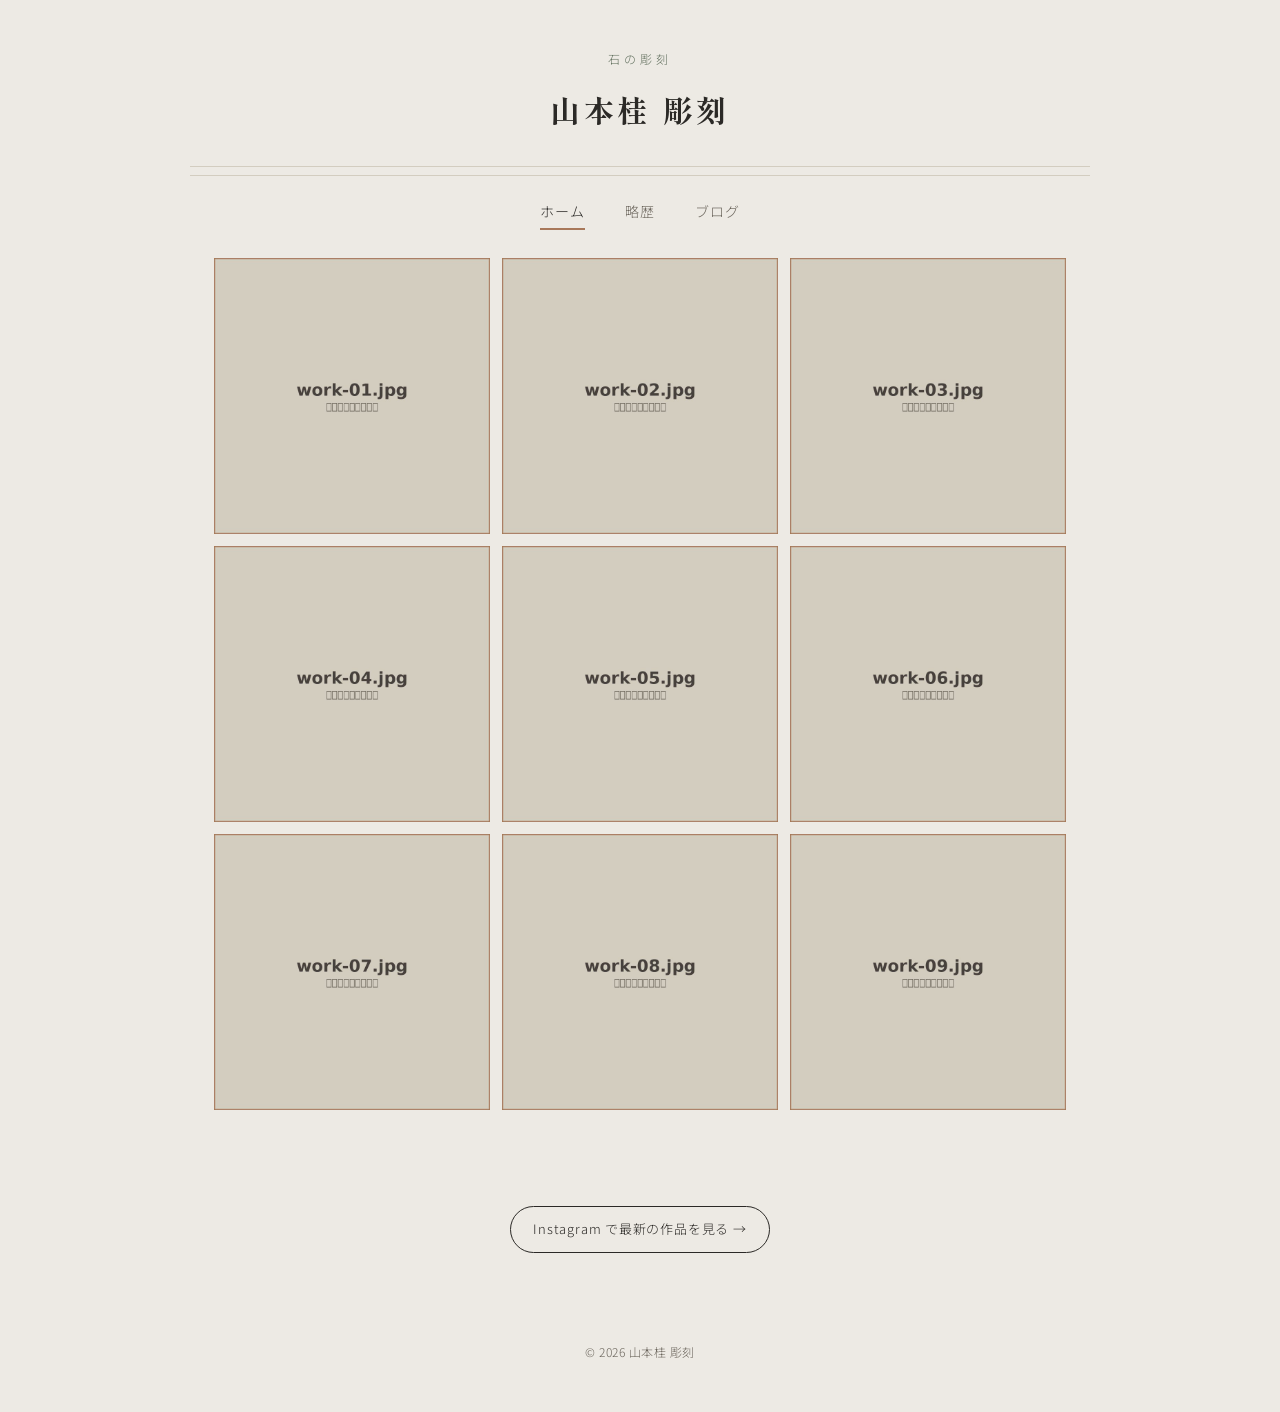
<file: index.html>
<!DOCTYPE html>
<html lang="ja">
<head>
<meta charset="UTF-8">
<meta name="viewport" content="width=device-width, initial-scale=1.0">
<title>山本桂 彫刻 | 石の彫刻</title>
<meta name="description" content="彫刻家・山本桂の作品を紹介するサイトです。">
<link rel="stylesheet" href="style.css">
</head>
<body>

<header class="site-header">
  <div class="eyebrow">石の彫刻</div>
  <h1><a href="index.html">山本桂 彫刻</a></h1>
</header>
<div class="groove"></div>
<nav class="main-nav">
  <a href="index.html" class="active">ホーム</a>
  <a href="profile.html">略歴</a>
  <a href="blog.html">ブログ</a>
</nav>

<div class="wrap">
  <main>
    <div class="gallery">
      <a href="images/work-01.jpg" target="_blank"><figure><img src="images/work-01.jpg" alt="彫刻作品1" loading="lazy"></figure></a>
      <a href="images/work-02.jpg" target="_blank"><figure><img src="images/work-02.jpg" alt="彫刻作品2" loading="lazy"></figure></a>
      <a href="images/work-03.jpg" target="_blank"><figure><img src="images/work-03.jpg" alt="彫刻作品3" loading="lazy"></figure></a>
      <a href="images/work-04.jpg" target="_blank"><figure><img src="images/work-04.jpg" alt="彫刻作品4" loading="lazy"></figure></a>
      <a href="images/work-05.jpg" target="_blank"><figure><img src="images/work-05.jpg" alt="彫刻作品5" loading="lazy"></figure></a>
      <a href="images/work-06.jpg" target="_blank"><figure><img src="images/work-06.jpg" alt="彫刻作品6" loading="lazy"></figure></a>
      <a href="images/work-07.jpg" target="_blank"><figure><img src="images/work-07.jpg" alt="彫刻作品7" loading="lazy"></figure></a>
      <a href="images/work-08.jpg" target="_blank"><figure><img src="images/work-08.jpg" alt="彫刻作品8" loading="lazy"></figure></a>
      <a href="images/work-09.jpg" target="_blank"><figure><img src="images/work-09.jpg" alt="彫刻作品9" loading="lazy"></figure></a>
    </div>
  </main>

  <div class="insta-cta">
    <a class="insta-button" href="http://instagram.com/yamamotokatsura6060" target="_blank" rel="noopener">
      Instagram で最新の作品を見る →
    </a>
  </div>
</div>

<footer>© <span id="year"></span> 山本桂 彫刻</footer>
<script>document.getElementById('year').textContent = new Date().getFullYear();</script>

</body>
</html>
</file>
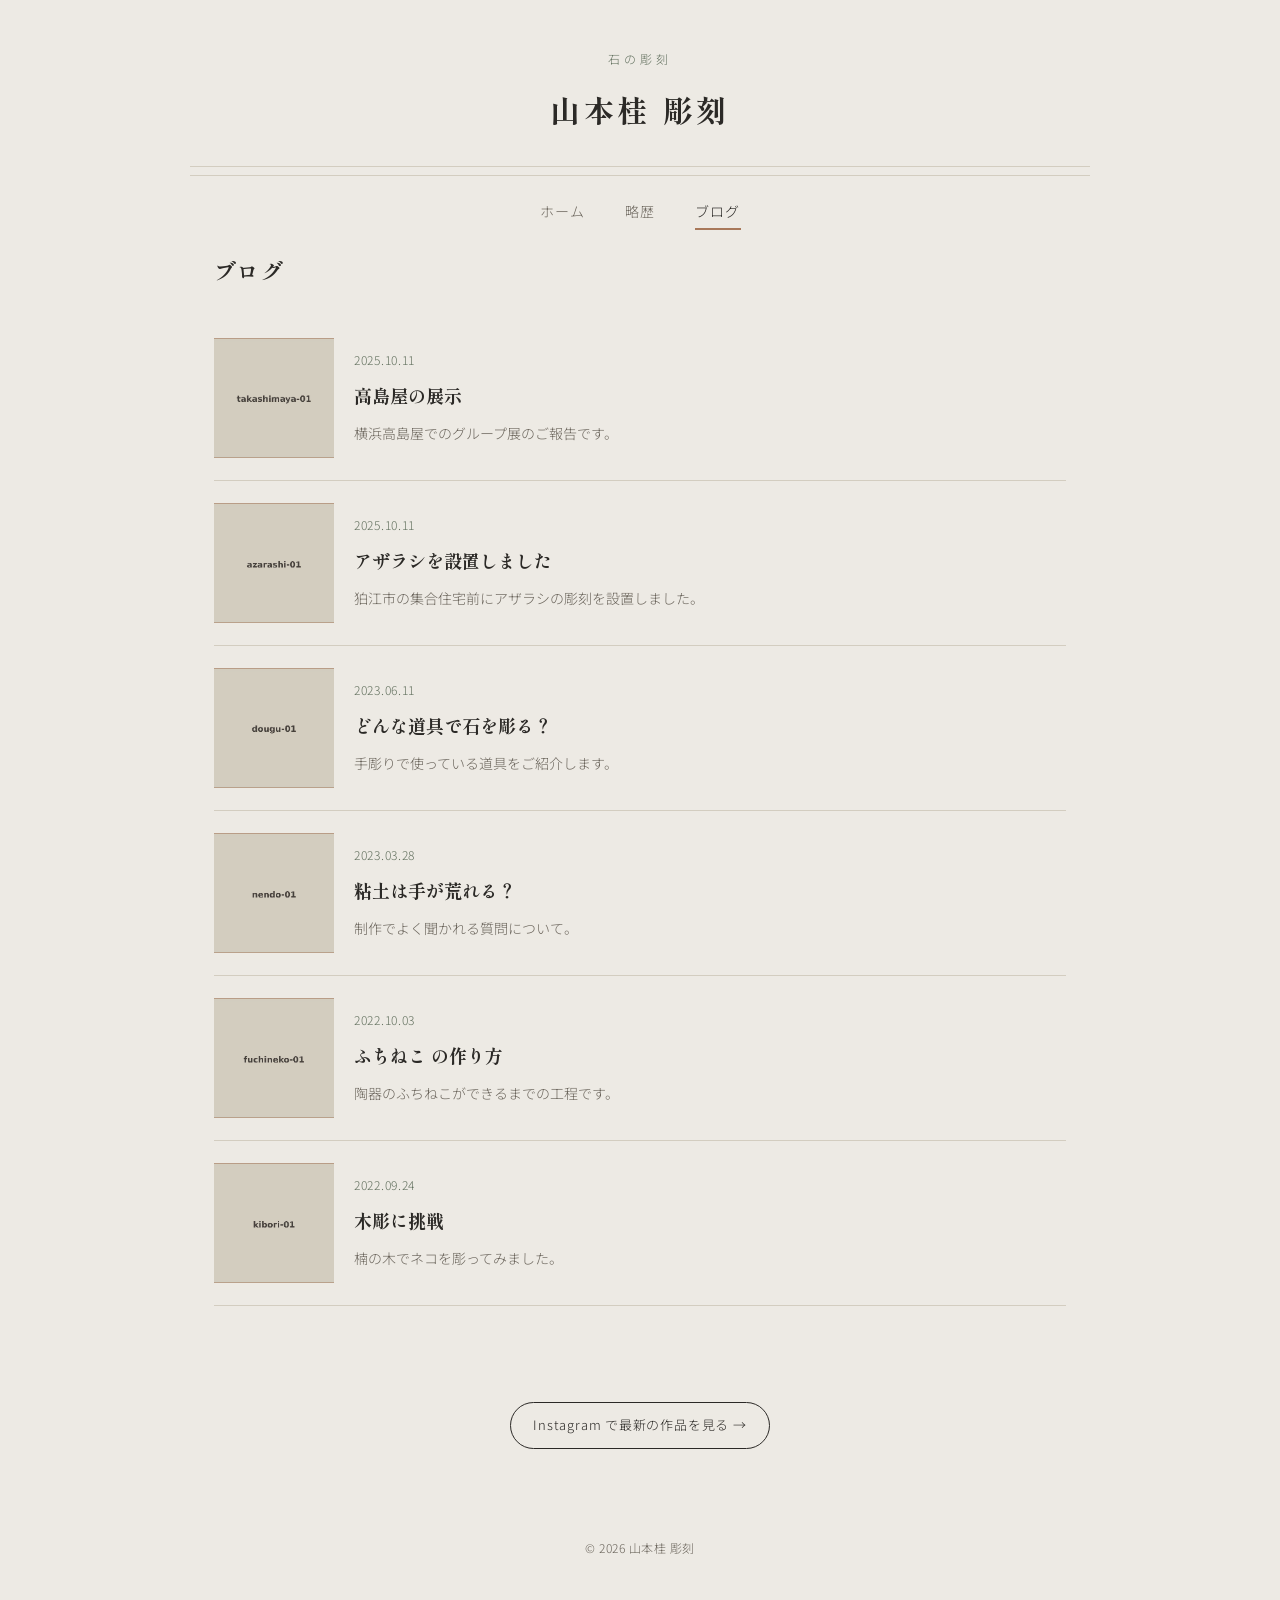
<file: blog.html>
<!DOCTYPE html>
<html lang="ja">
<head>
<meta charset="UTF-8">
<meta name="viewport" content="width=device-width, initial-scale=1.0">
<title>ブログ | 山本桂 彫刻</title>
<meta name="description" content="彫刻家・山本桂の制作日記や展示のご報告です。">
<link rel="stylesheet" href="style.css">
</head>
<body>

<header class="site-header">
  <div class="eyebrow">石の彫刻</div>
  <h1><a href="index.html">山本桂 彫刻</a></h1>
</header>
<div class="groove"></div>
<nav class="main-nav">
  <a href="index.html">ホーム</a>
  <a href="profile.html">略歴</a>
  <a href="blog.html" class="active">ブログ</a>
</nav>

<div class="wrap">
  <main>
    <h2 class="section-title">ブログ</h2>

    <ul class="blog-list">
      <li class="blog-card">
        <a href="blog/takashimaya.html" class="thumb"><img src="images/blog/takashimaya-01.jpg" alt="高島屋の展示" loading="lazy"></a>
        <div>
          <div class="meta">2025.10.11</div>
          <h3><a href="blog/takashimaya.html">高島屋の展示</a></h3>
          <p>横浜高島屋でのグループ展のご報告です。</p>
        </div>
      </li>

      <li class="blog-card">
        <a href="blog/azarashi.html" class="thumb"><img src="images/blog/azarashi-01.jpg" alt="アザラシを設置しました" loading="lazy"></a>
        <div>
          <div class="meta">2025.10.11</div>
          <h3><a href="blog/azarashi.html">アザラシを設置しました</a></h3>
          <p>狛江市の集合住宅前にアザラシの彫刻を設置しました。</p>
        </div>
      </li>

      <li class="blog-card">
        <a href="blog/dougu.html" class="thumb"><img src="images/blog/dougu-01.jpg" alt="どんな道具で石を彫る？" loading="lazy"></a>
        <div>
          <div class="meta">2023.06.11</div>
          <h3><a href="blog/dougu.html">どんな道具で石を彫る？</a></h3>
          <p>手彫りで使っている道具をご紹介します。</p>
        </div>
      </li>

      <li class="blog-card">
        <a href="blog/nendo.html" class="thumb"><img src="images/blog/nendo-01.jpg" alt="粘土は手が荒れる？" loading="lazy"></a>
        <div>
          <div class="meta">2023.03.28</div>
          <h3><a href="blog/nendo.html">粘土は手が荒れる？</a></h3>
          <p>制作でよく聞かれる質問について。</p>
        </div>
      </li>

      <li class="blog-card">
        <a href="blog/fuchineko.html" class="thumb"><img src="images/blog/fuchineko-01.jpg" alt="ふちねこ の作り方" loading="lazy"></a>
        <div>
          <div class="meta">2022.10.03</div>
          <h3><a href="blog/fuchineko.html">ふちねこ の作り方</a></h3>
          <p>陶器のふちねこができるまでの工程です。</p>
        </div>
      </li>

      <li class="blog-card">
        <a href="blog/kibori.html" class="thumb"><img src="images/blog/kibori-01.jpg" alt="木彫に挑戦" loading="lazy"></a>
        <div>
          <div class="meta">2022.09.24</div>
          <h3><a href="blog/kibori.html">木彫に挑戦</a></h3>
          <p>楠の木でネコを彫ってみました。</p>
        </div>
      </li>
    </ul>
  </main>

  <div class="insta-cta">
    <a class="insta-button" href="http://instagram.com/yamamotokatsura6060" target="_blank" rel="noopener">
      Instagram で最新の作品を見る →
    </a>
  </div>
</div>

<footer>© <span id="year"></span> 山本桂 彫刻</footer>
<script>document.getElementById('year').textContent = new Date().getFullYear();</script>

</body>
</html>
</file>
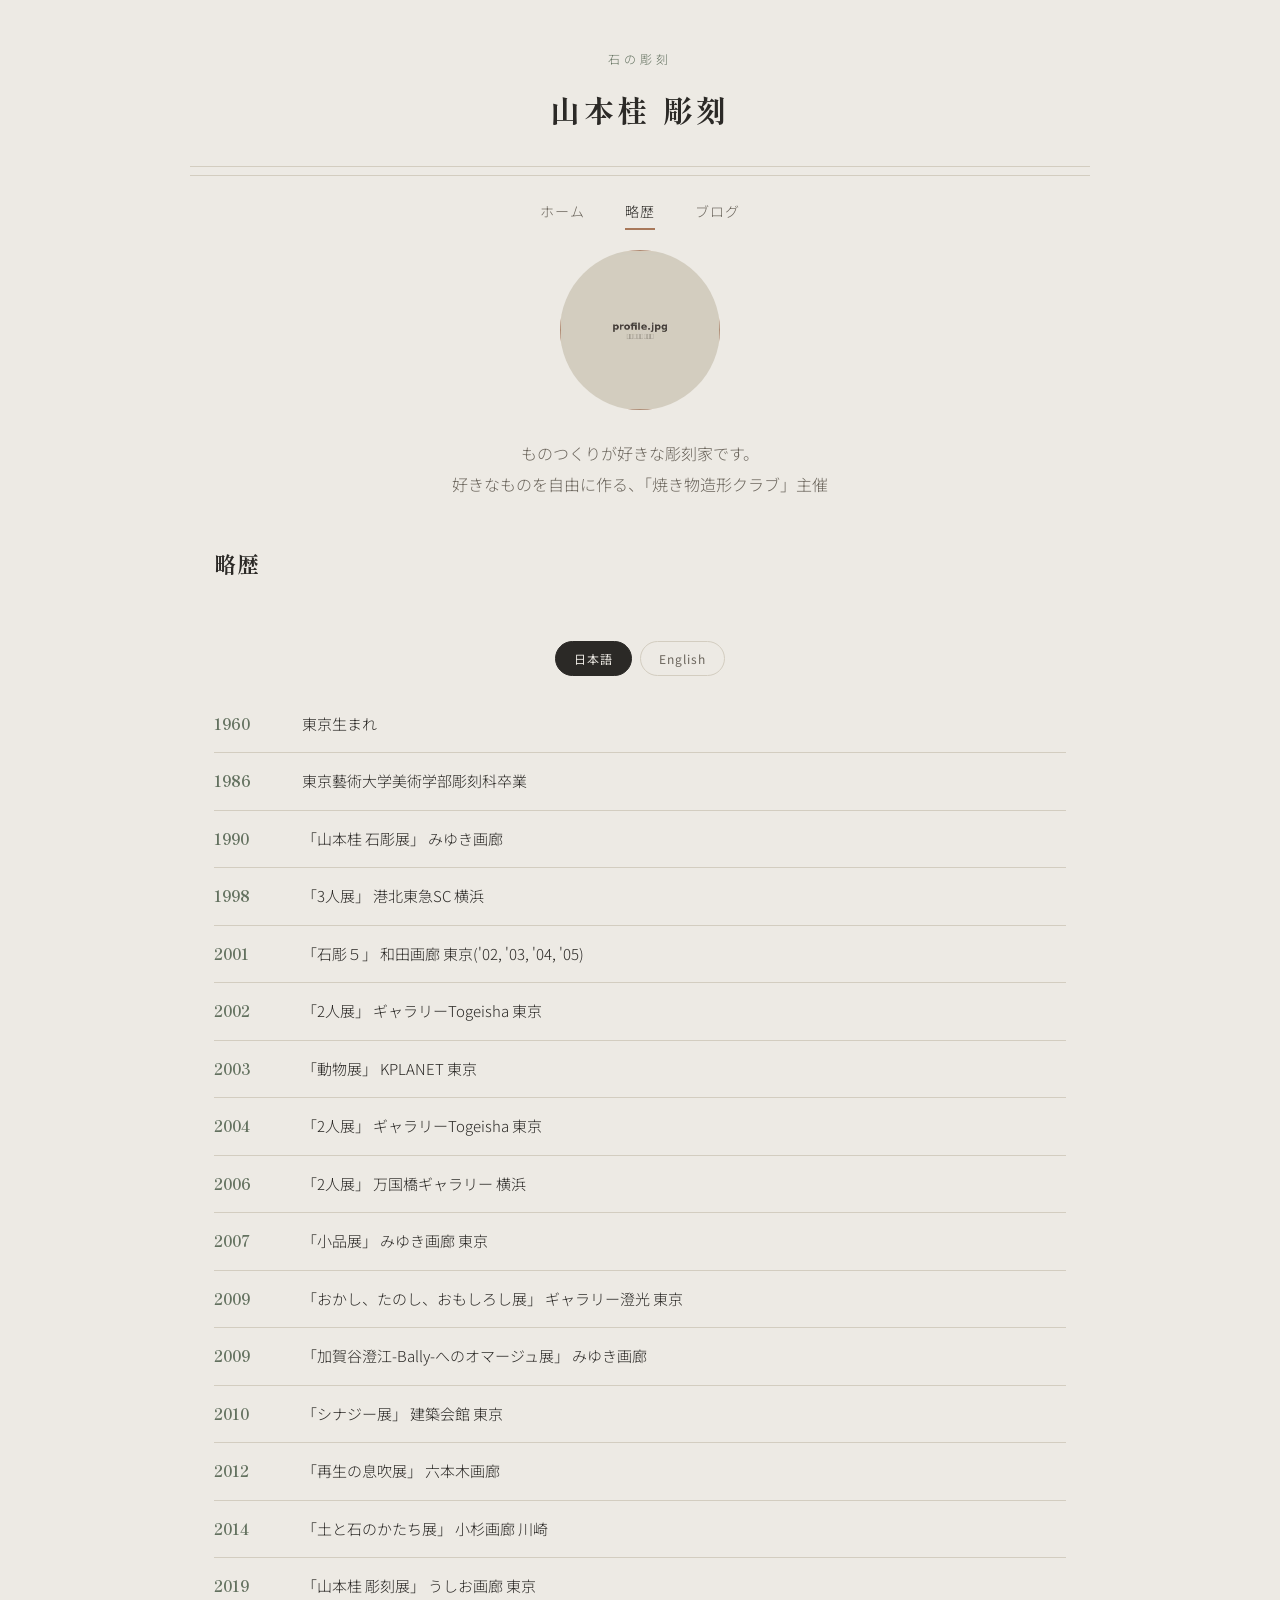
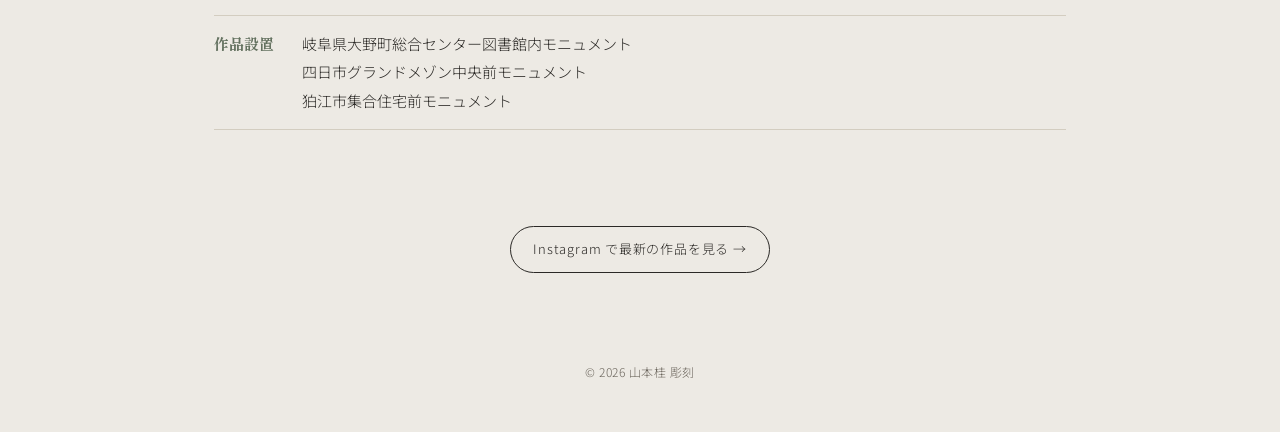
<file: profile.html>
<!DOCTYPE html>
<html lang="ja">
<head>
<meta charset="UTF-8">
<meta name="viewport" content="width=device-width, initial-scale=1.0">
<title>略歴 | 山本桂 彫刻</title>
<meta name="description" content="彫刻家・山本桂の略歴と展覧会歴。">
<link rel="stylesheet" href="style.css">
</head>
<body>

<header class="site-header">
  <div class="eyebrow">石の彫刻</div>
  <h1><a href="index.html">山本桂 彫刻</a></h1>
</header>
<div class="groove"></div>
<nav class="main-nav">
  <a href="index.html">ホーム</a>
  <a href="profile.html" class="active">略歴</a>
  <a href="blog.html">ブログ</a>
</nav>

<div class="wrap">
  <main>
    <img class="profile-photo" src="images/profile.jpg" alt="山本桂">
    <p class="bio-lead">ものつくりが好きな彫刻家です。<br>好きなものを自由に作る、「焼き物造形クラブ」主催</p>

    <h2 class="section-title">略歴</h2>

    <div class="lang-toggle">
      <button id="btn-ja" class="active">日本語</button>
      <button id="btn-en">English</button>
    </div>

    <ul class="history" id="history-ja">
      <li><span class="year">1960</span><span>東京生まれ</span></li>
      <li><span class="year">1986</span><span>東京藝術大学美術学部彫刻科卒業</span></li>
      <li><span class="year">1990</span><span>「山本桂 石彫展」 みゆき画廊</span></li>
      <li><span class="year">1998</span><span>「3人展」 港北東急SC 横浜</span></li>
      <li><span class="year">2001</span><span>「石彫５」 和田画廊 東京('02, '03, '04, '05)</span></li>
      <li><span class="year">2002</span><span>「2人展」 ギャラリーTogeisha 東京</span></li>
      <li><span class="year">2003</span><span>「動物展」 KPLANET 東京</span></li>
      <li><span class="year">2004</span><span>「2人展」 ギャラリーTogeisha 東京</span></li>
      <li><span class="year">2006</span><span>「2人展」 万国橋ギャラリー 横浜</span></li>
      <li><span class="year">2007</span><span>「小品展」 みゆき画廊 東京</span></li>
      <li><span class="year">2009</span><span>「おかし、たのし、おもしろし展」 ギャラリー澄光 東京</span></li>
      <li><span class="year">2009</span><span>「加賀谷澄江-Bally-へのオマージュ展」 みゆき画廊</span></li>
      <li><span class="year">2010</span><span>「シナジー展」 建築会館 東京</span></li>
      <li><span class="year">2012</span><span>「再生の息吹展」 六本木画廊</span></li>
      <li><span class="year">2014</span><span>「土と石のかたち展」 小杉画廊 川崎</span></li>
      <li><span class="year">2019</span><span>「山本桂 彫刻展」 うしお画廊 東京</span></li>
      <li><span class="year">作品設置</span><span>岐阜県大野町総合センター図書館内モニュメント<br>四日市グランドメゾン中央前モニュメント<br>狛江市集合住宅前モニュメント</span></li>
    </ul>

    <ul class="history" id="history-en">
      <li><span class="year">1960</span><span>Born in Tokyo</span></li>
      <li><span class="year">1986</span><span>Graduated from Tokyo University of the Arts, Department of Sculpture</span></li>
      <li><span class="year">1990</span><span>Solo exhibition, Miyuki Gallery</span></li>
      <li><span class="year">1998</span><span>"Three Artist Exhibition," Kohoku Tokyu S.C., Yokohama</span></li>
      <li><span class="year">2001</span><span>"Stone Sculpture 5," Wada Gallery, Tokyo ('02, '03, '04, '05)</span></li>
      <li><span class="year">2002</span><span>"Two Artists Exhibition," Gallery Togeisha, Tokyo</span></li>
      <li><span class="year">2003</span><span>"Animal Exhibition," K.PLANET, Tokyo</span></li>
      <li><span class="year">2006</span><span>"Two Artists Exhibition," Bankokubashi Gallery, Yokohama</span></li>
      <li><span class="year">2007</span><span>"Small Size Exhibition," Miyuki Gallery</span></li>
      <li><span class="year">2009</span><span>"Okashi, Tanoshi, Omoshiroshi," Gallery Choukou, Tokyo</span></li>
      <li><span class="year">2009</span><span>"Homage to Kagaya Sumie – Bally," Miyuki Gallery</span></li>
      <li><span class="year">2010</span><span>"Synergy," Architecture Hall, Tokyo</span></li>
      <li><span class="year">2012</span><span>"Breath of Rebirth," Roppongi Gallery</span></li>
      <li><span class="year">2014</span><span>"The Shape of Clay & Stone," Kosugi Gallery, Kawasaki</span></li>
      <li><span class="year">2019</span><span>Solo exhibition, Usio Gallery, Tokyo</span></li>
      <li><span class="year">Public&nbsp;Works</span><span>Oono Town Community Center Library, Gifu<br>Yokkaichi Grand Maison Chuo entrance<br>Komae City apartment complex</span></li>
    </ul>
  </main>

  <div class="insta-cta">
    <a class="insta-button" href="http://instagram.com/yamamotokatsura6060" target="_blank" rel="noopener">
      Instagram で最新の作品を見る →
    </a>
  </div>
</div>

<footer>© <span id="year"></span> 山本桂 彫刻</footer>

<script>
document.getElementById('year').textContent = new Date().getFullYear();

const btnJa = document.getElementById('btn-ja');
const btnEn = document.getElementById('btn-en');
const listJa = document.getElementById('history-ja');
const listEn = document.getElementById('history-en');

btnJa.addEventListener('click', () => {
  listJa.style.display = '';
  listEn.style.display = 'none';
  btnJa.classList.add('active');
  btnEn.classList.remove('active');
});

btnEn.addEventListener('click', () => {
  listJa.style.display = 'none';
  listEn.style.display = '';
  btnEn.classList.add('active');
  btnJa.classList.remove('active');
});
</script>

</body>
</html>
</file>
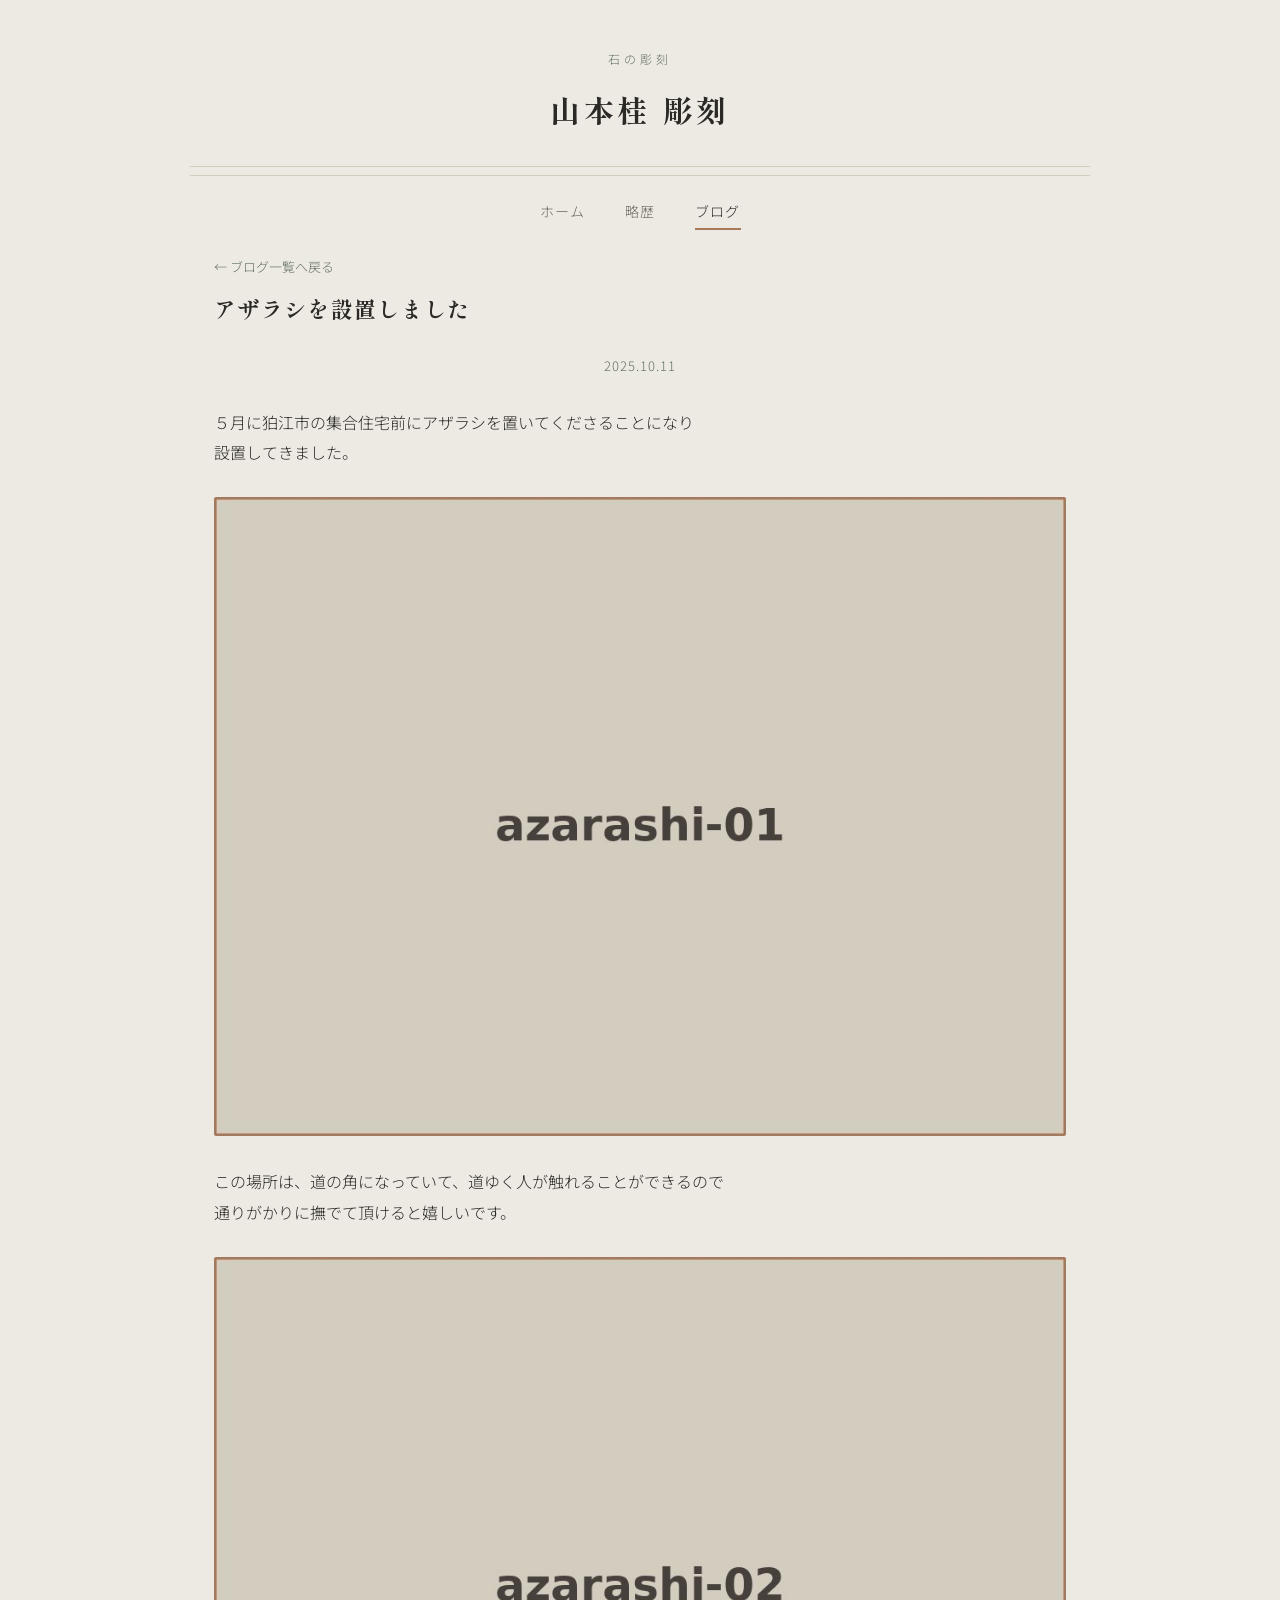
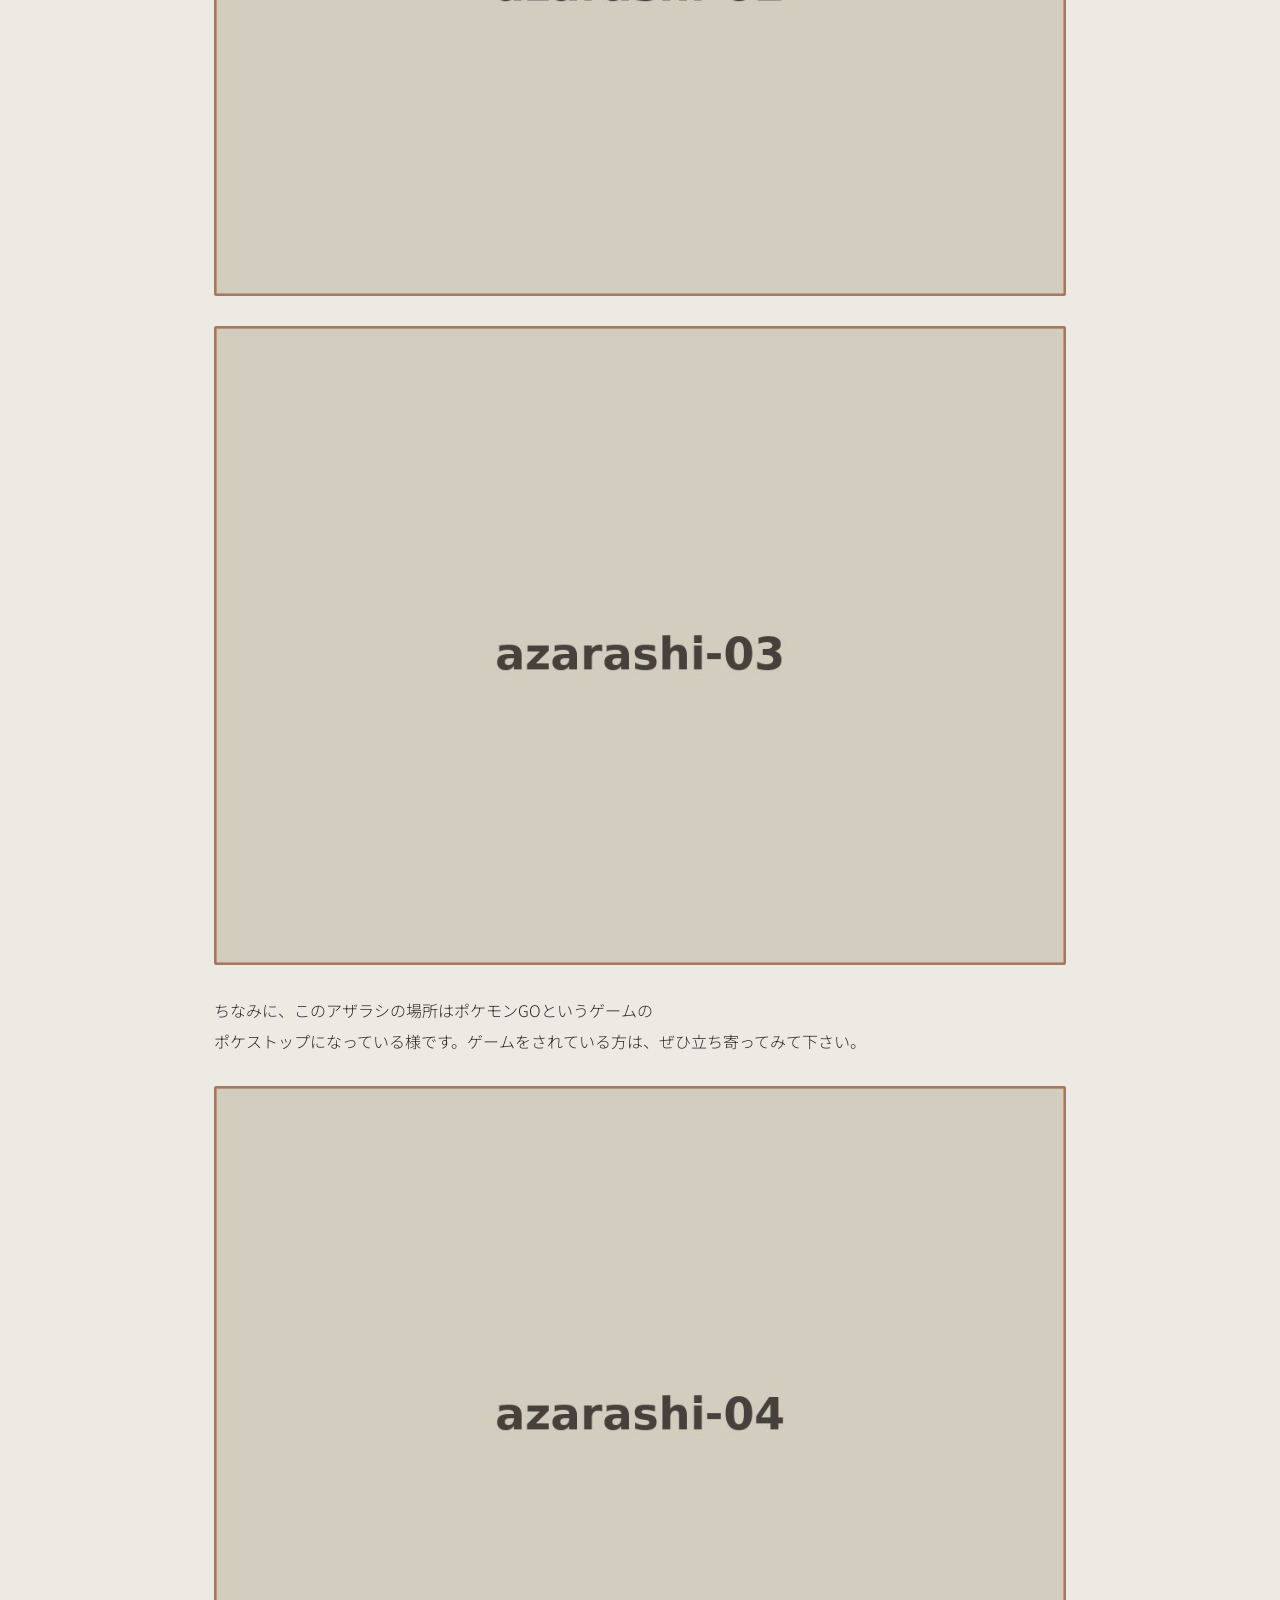
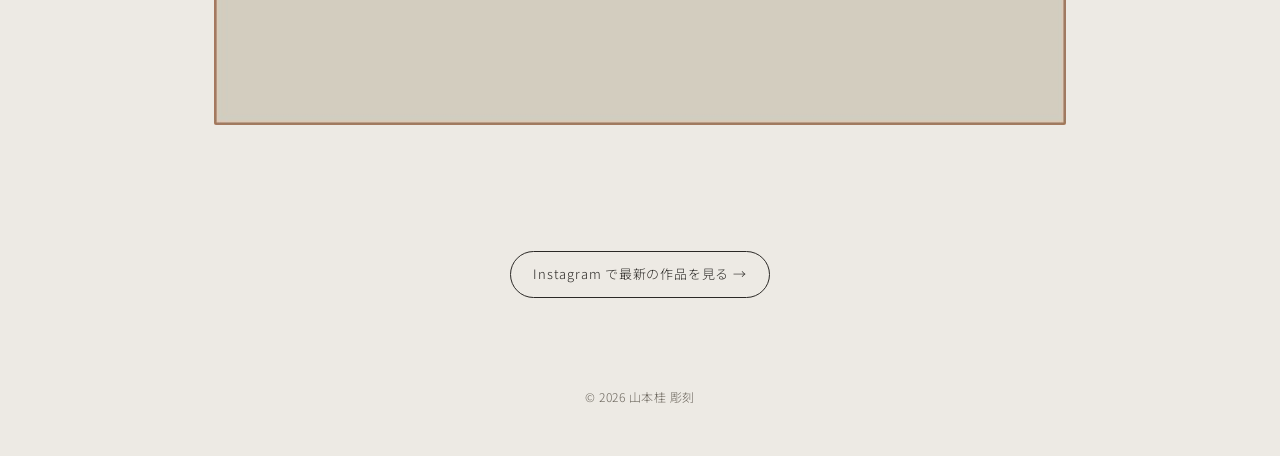
<file: blog/azarashi.html>
<!DOCTYPE html>
<html lang="ja">
<head>
<meta charset="UTF-8">
<meta name="viewport" content="width=device-width, initial-scale=1.0">
<title>アザラシを設置しました | 山本桂 彫刻</title>
<link rel="stylesheet" href="../style.css">
</head>
<body>

<header class="site-header">
  <div class="eyebrow">石の彫刻</div>
  <h1><a href="../index.html">山本桂 彫刻</a></h1>
</header>
<div class="groove"></div>
<nav class="main-nav">
  <a href="../index.html">ホーム</a>
  <a href="../profile.html">略歴</a>
  <a href="../blog.html" class="active">ブログ</a>
</nav>

<div class="wrap">
  <main>
    <a class="back-link" href="../blog.html">← ブログ一覧へ戻る</a>
    <h2 class="section-title">アザラシを設置しました</h2>
    <div class="post-meta">2025.10.11</div>

    <div class="post-body">
      <p>５月に狛江市の集合住宅前にアザラシを置いてくださることになり
設置してきました。</p>

      <figure>
        <img src="../images/blog/azarashi-01.jpg" alt="設置したアザラシ">
      </figure>

      <p>この場所は、道の角になっていて、道ゆく人が触れることができるので
通りがかりに撫でて頂けると嬉しいです。</p>

      <figure>
        <img src="../images/blog/azarashi-02.jpg" alt="アザラシの様子">
      </figure>
      <figure>
        <img src="../images/blog/azarashi-03.jpg" alt="アザラシの様子">
      </figure>

      <p>ちなみに、このアザラシの場所はポケモンGOというゲームの
ポケストップになっている様です。ゲームをされている方は、ぜひ立ち寄ってみて下さい。</p>

      <figure>
        <img src="../images/blog/azarashi-04.jpg" alt="アザラシの様子">
      </figure>
    </div>
  </main>

  <div class="insta-cta">
    <a class="insta-button" href="http://instagram.com/yamamotokatsura6060" target="_blank" rel="noopener">
      Instagram で最新の作品を見る →
    </a>
  </div>
</div>

<footer>© <span id="year"></span> 山本桂 彫刻</footer>
<script>document.getElementById('year').textContent = new Date().getFullYear();</script>

</body>
</html>
</file>
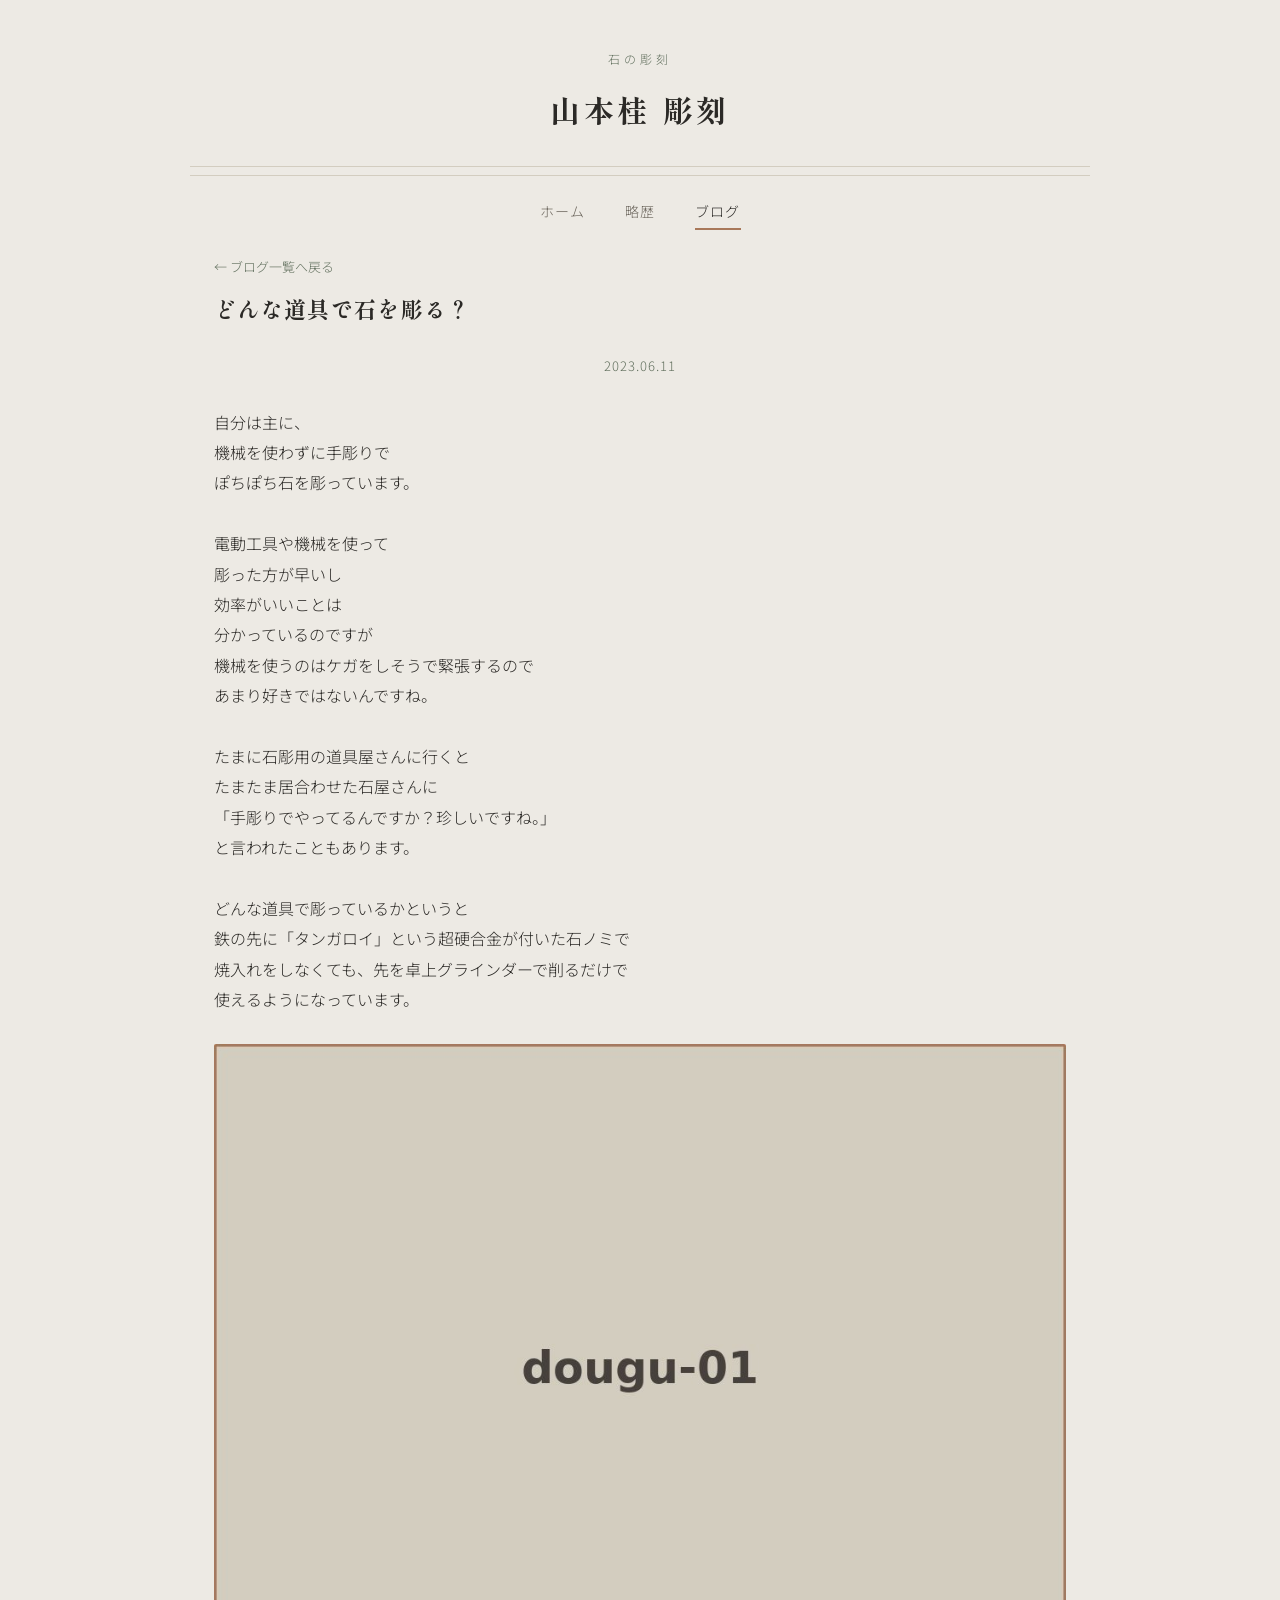
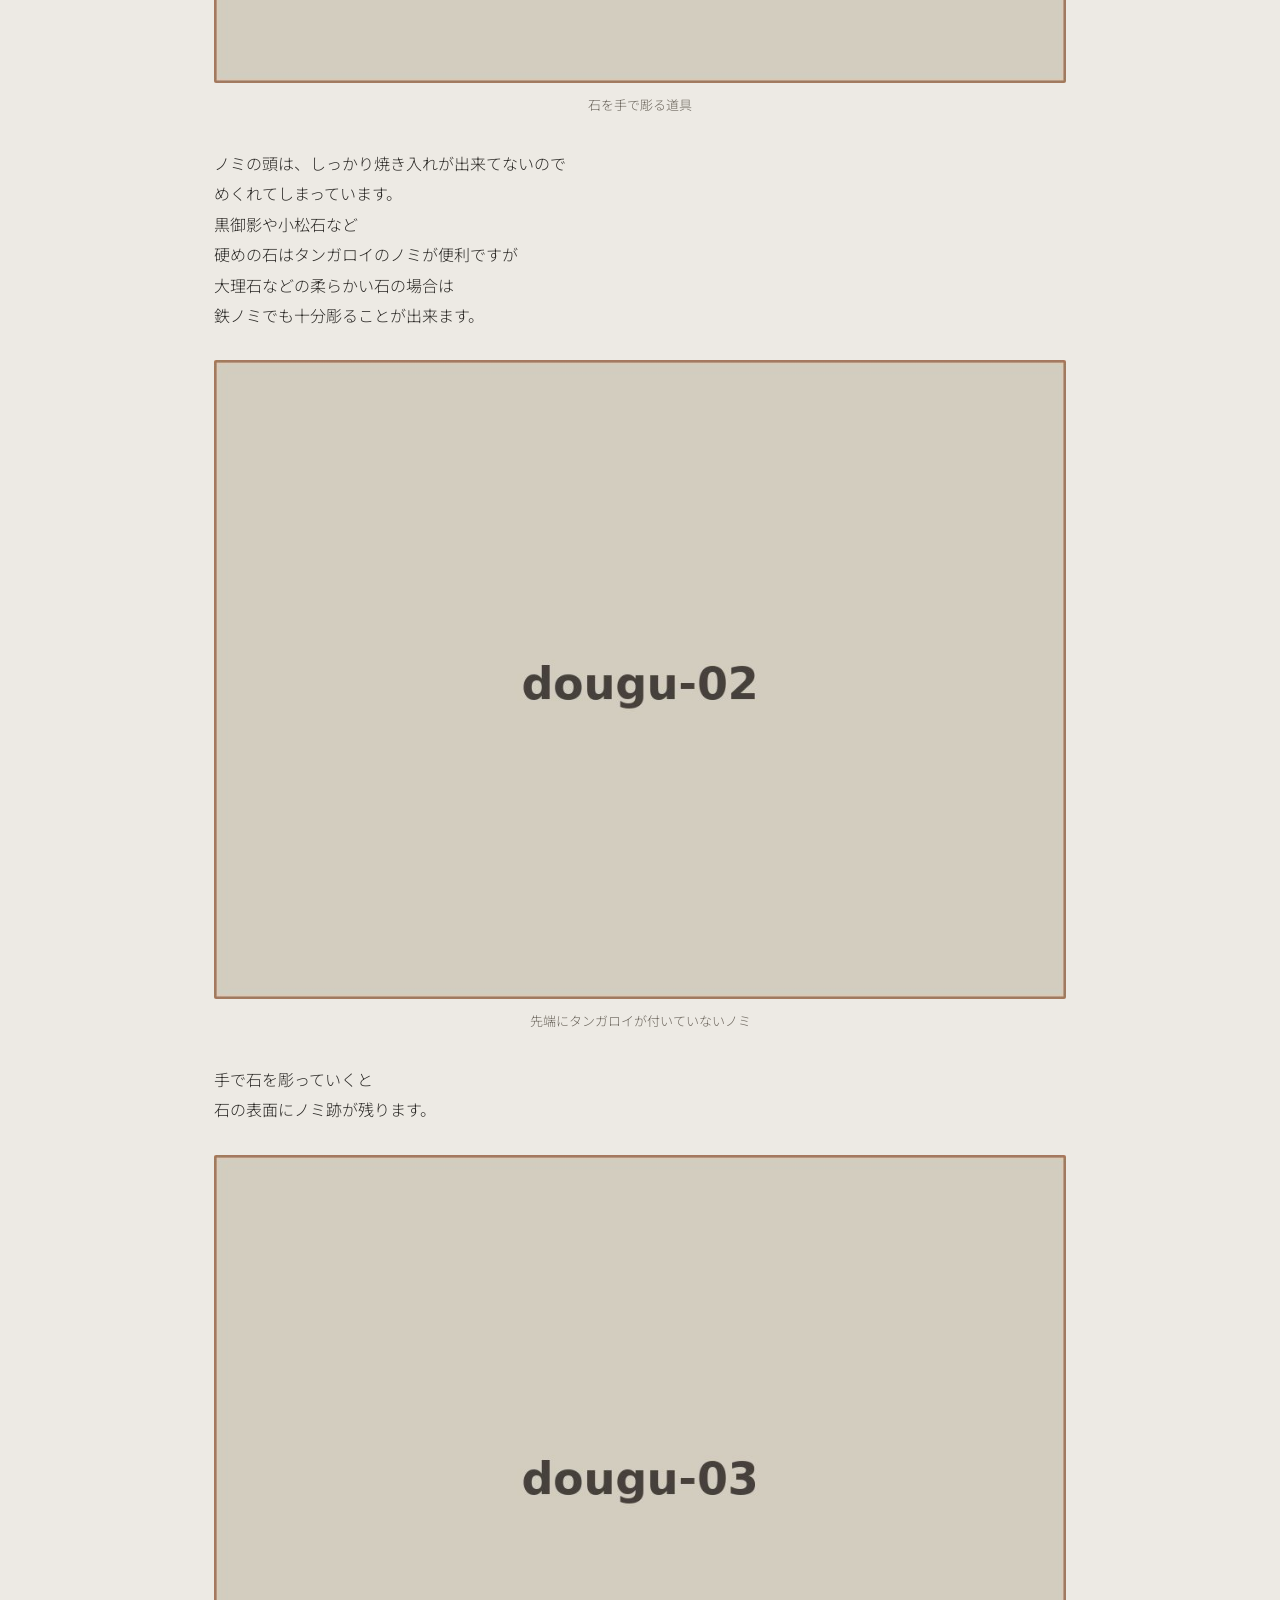
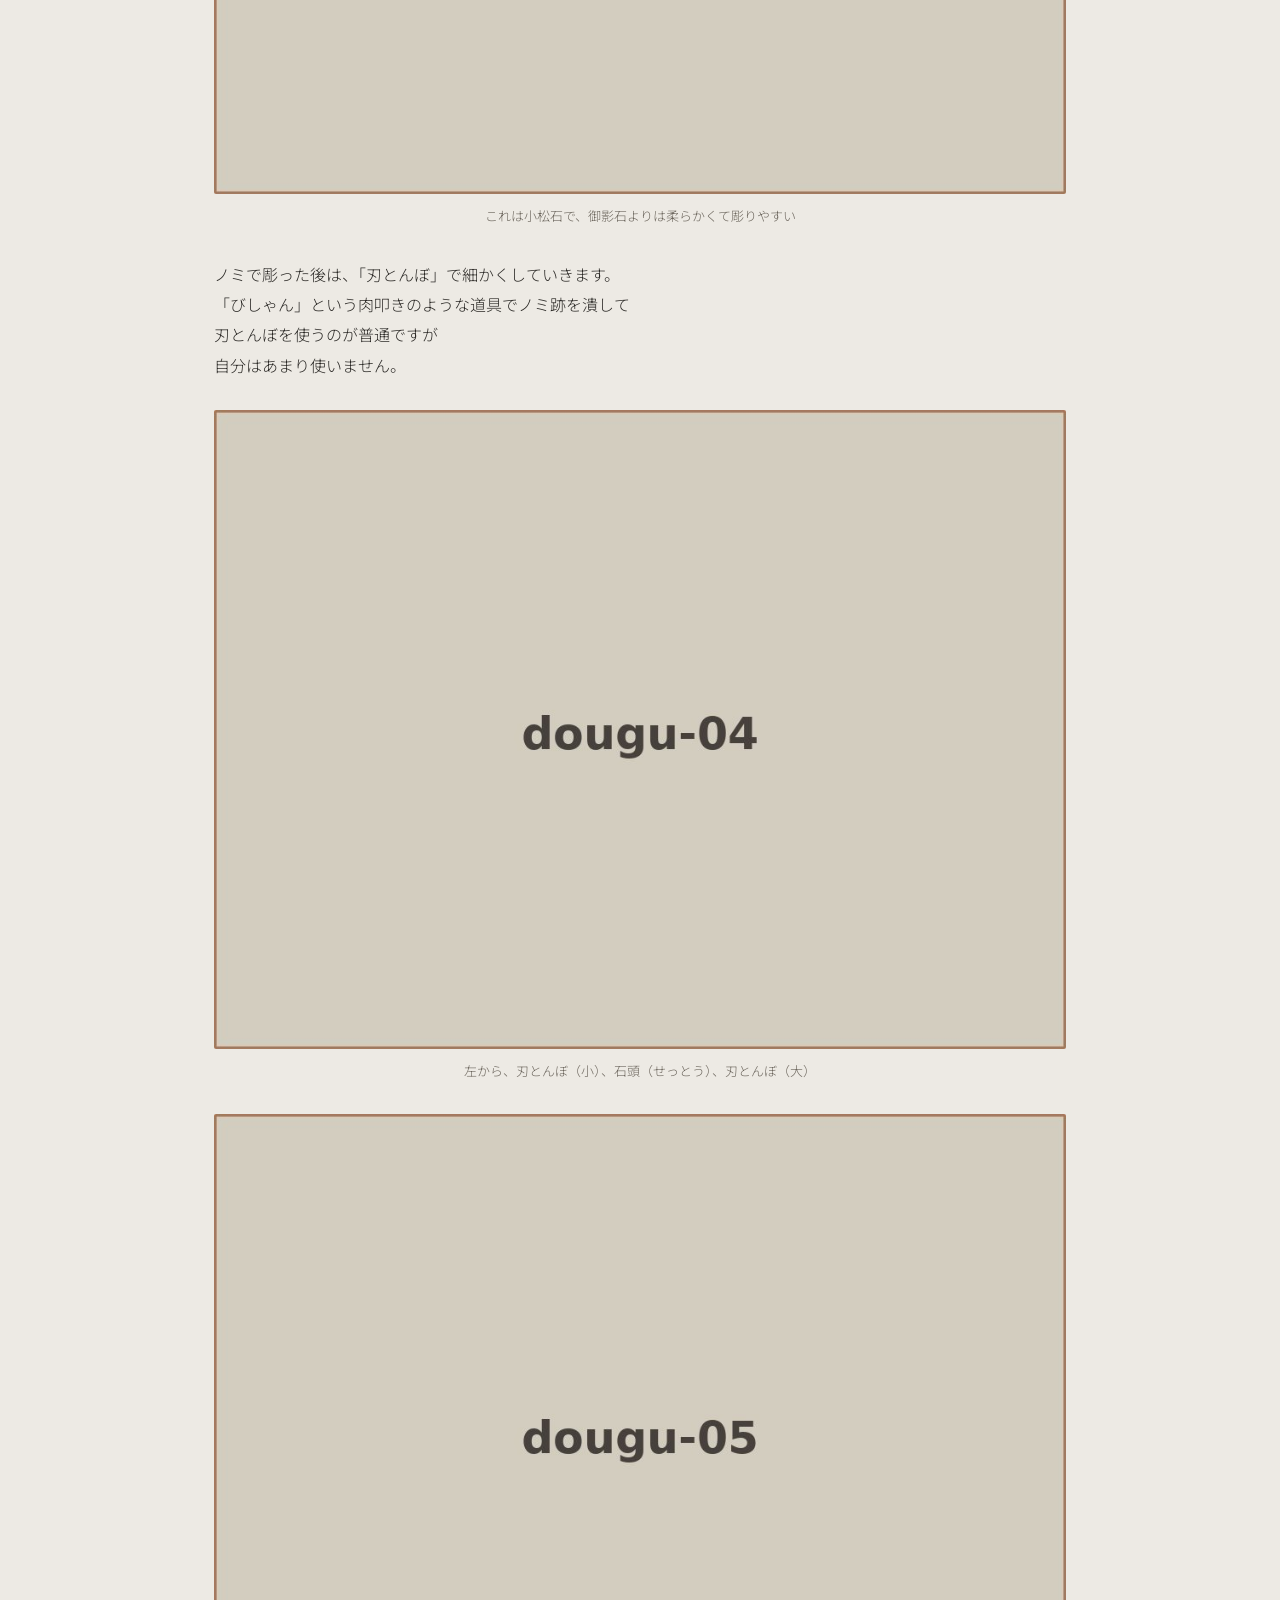
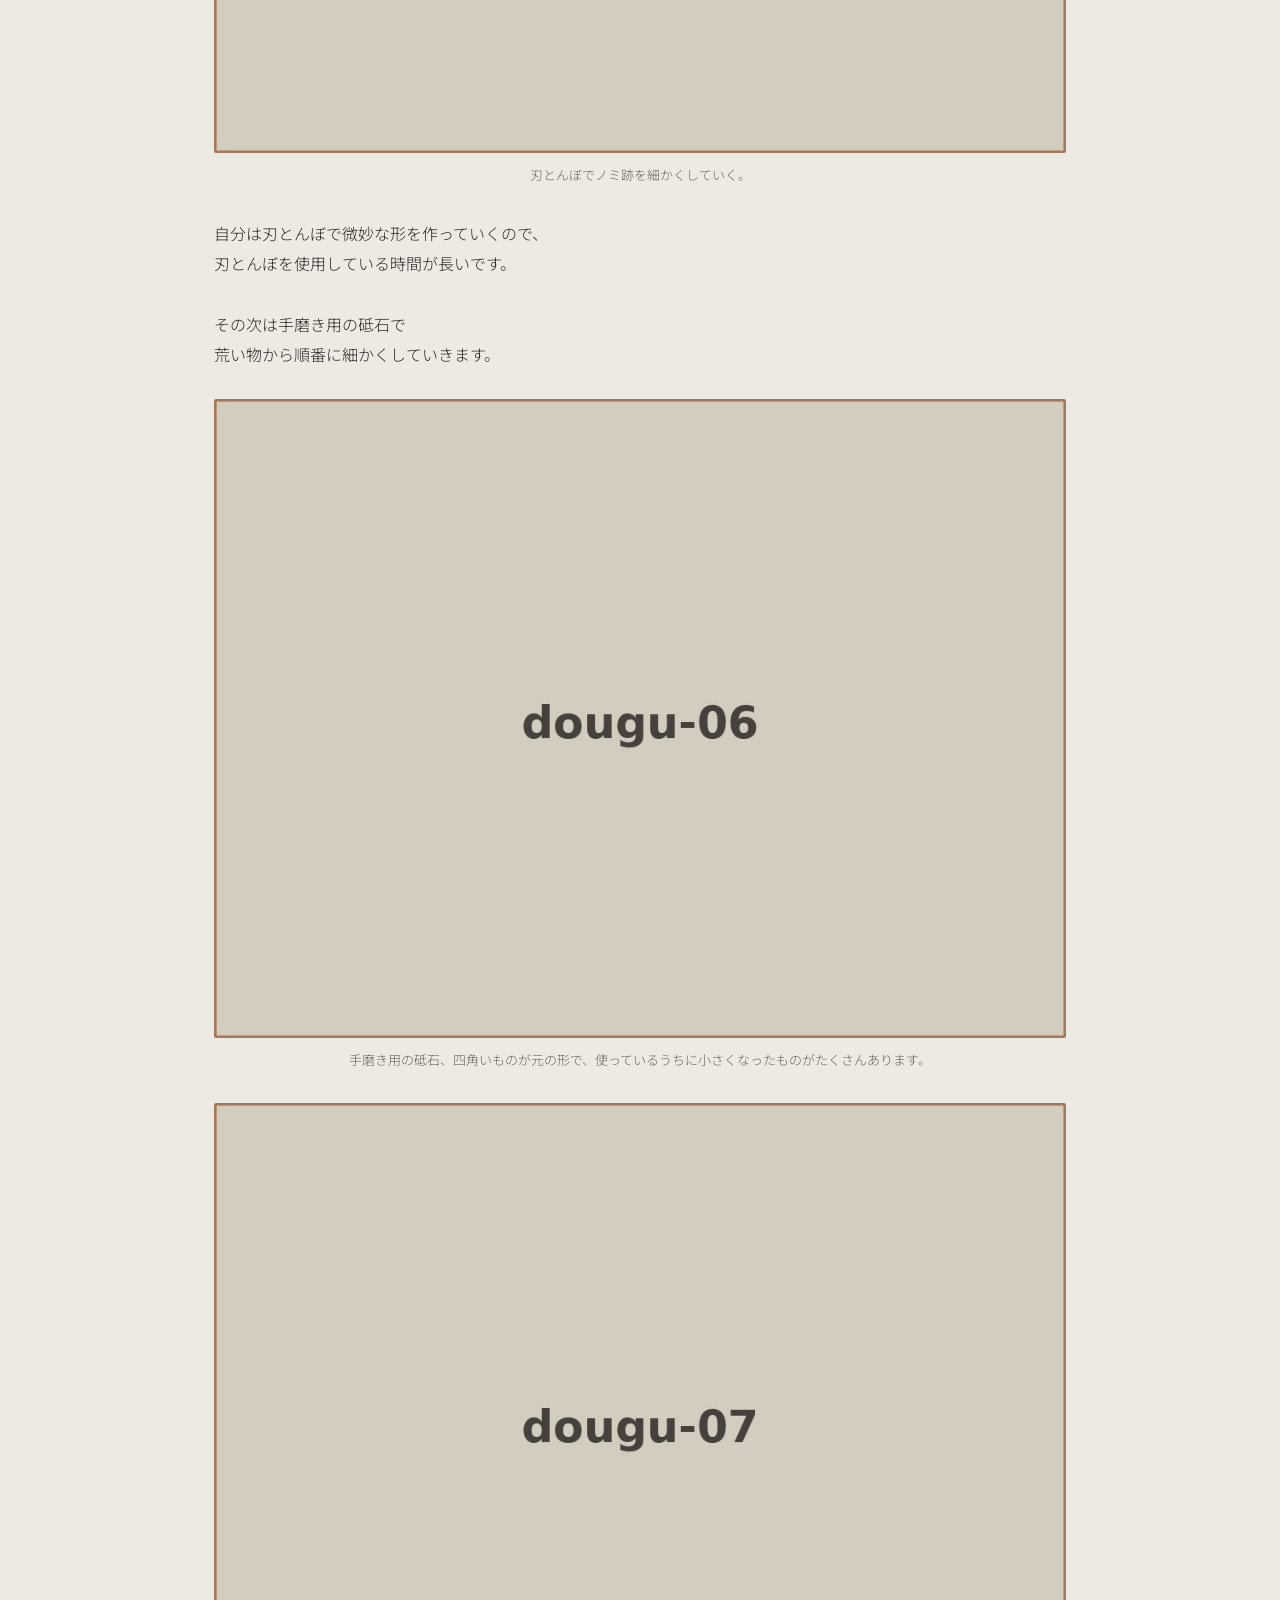
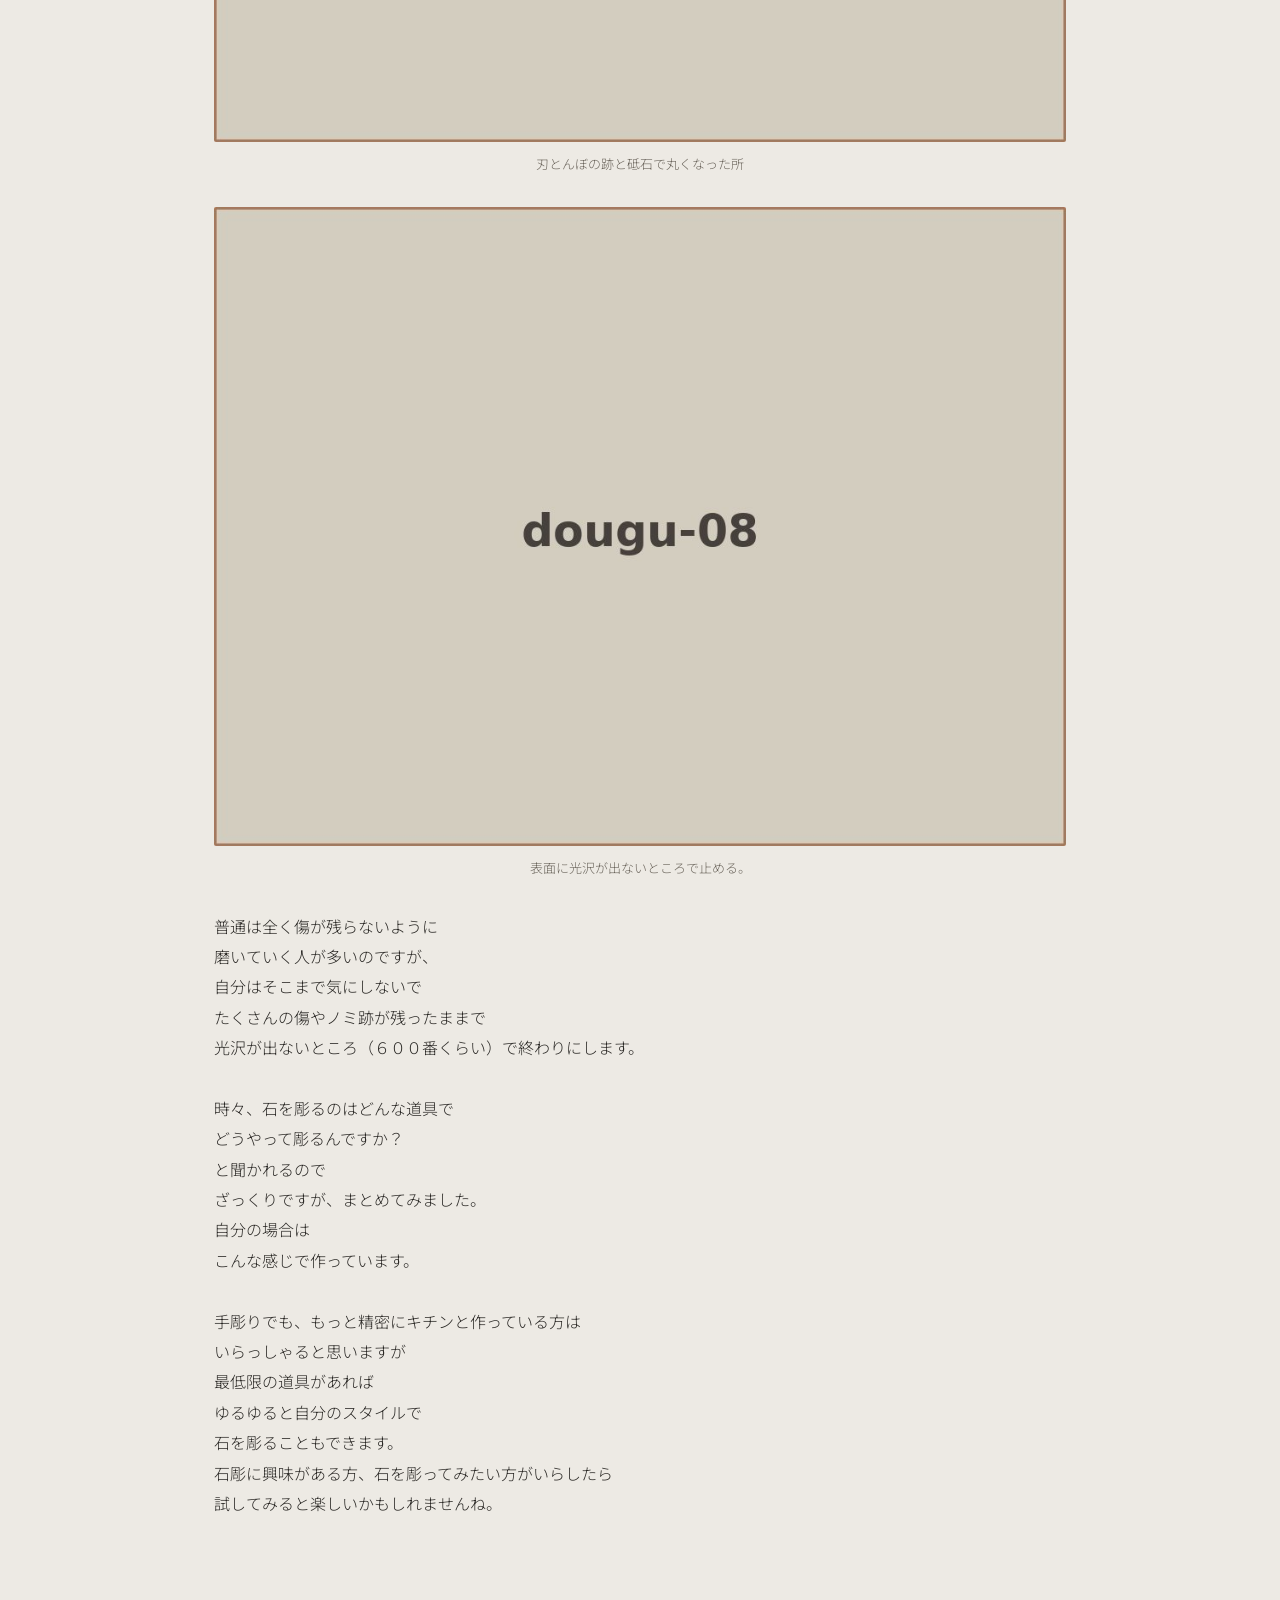
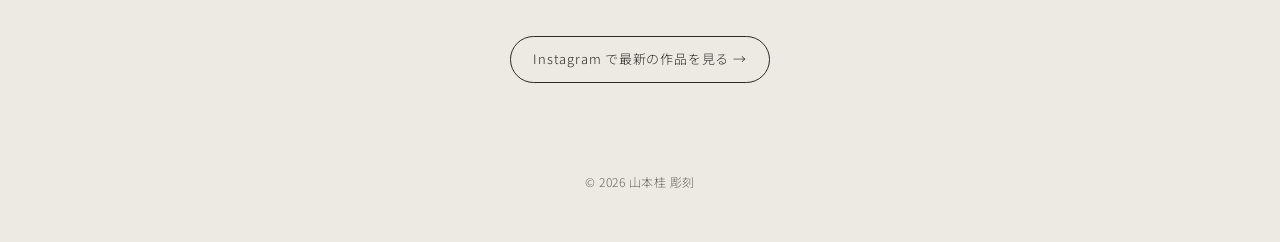
<file: blog/dougu.html>
<!DOCTYPE html>
<html lang="ja">
<head>
<meta charset="UTF-8">
<meta name="viewport" content="width=device-width, initial-scale=1.0">
<title>どんな道具で石を彫る？ | 山本桂 彫刻</title>
<link rel="stylesheet" href="../style.css">
</head>
<body>

<header class="site-header">
  <div class="eyebrow">石の彫刻</div>
  <h1><a href="../index.html">山本桂 彫刻</a></h1>
</header>
<div class="groove"></div>
<nav class="main-nav">
  <a href="../index.html">ホーム</a>
  <a href="../profile.html">略歴</a>
  <a href="../blog.html" class="active">ブログ</a>
</nav>

<div class="wrap">
  <main>
    <a class="back-link" href="../blog.html">← ブログ一覧へ戻る</a>
    <h2 class="section-title">どんな道具で石を彫る？</h2>
    <div class="post-meta">2023.06.11</div>

    <div class="post-body">
      <p>自分は主に、
機械を使わずに手彫りで
ぽちぽち石を彫っています。

電動工具や機械を使って
彫った方が早いし
効率がいいことは
分かっているのですが
機械を使うのはケガをしそうで緊張するので
あまり好きではないんですね。

たまに石彫用の道具屋さんに行くと
たまたま居合わせた石屋さんに
「手彫りでやってるんですか？珍しいですね。」
と言われたこともあります。

どんな道具で彫っているかというと
鉄の先に「タンガロイ」という超硬合金が付いた石ノミで
焼入れをしなくても、先を卓上グラインダーで削るだけで
使えるようになっています。</p>

      <figure>
        <img src="../images/blog/dougu-01.jpg" alt="石を手で彫る道具">
        <figcaption>石を手で彫る道具</figcaption>
      </figure>

      <p>ノミの頭は、しっかり焼き入れが出来てないので
めくれてしまっています。
黒御影や小松石など
硬めの石はタンガロイのノミが便利ですが
大理石などの柔らかい石の場合は
鉄ノミでも十分彫ることが出来ます。</p>

      <figure>
        <img src="../images/blog/dougu-02.jpg" alt="先端にタンガロイが付いていないノミ">
        <figcaption>先端にタンガロイが付いていないノミ</figcaption>
      </figure>

      <p>手で石を彫っていくと
石の表面にノミ跡が残ります。</p>

      <figure>
        <img src="../images/blog/dougu-03.jpg" alt="これは小松石で、御影石よりは柔らかくて彫りやすい">
        <figcaption>これは小松石で、御影石よりは柔らかくて彫りやすい</figcaption>
      </figure>

      <p>ノミで彫った後は、「刃とんぼ」で細かくしていきます。
「びしゃん」という肉叩きのような道具でノミ跡を潰して
刃とんぼを使うのが普通ですが
自分はあまり使いません。</p>

      <figure>
        <img src="../images/blog/dougu-04.jpg" alt="左から、刃とんぼ（小）、石頭（せっとう）、刃とんぼ（大）">
        <figcaption>左から、刃とんぼ（小）、石頭（せっとう）、刃とんぼ（大）</figcaption>
      </figure>
      <figure>
        <img src="../images/blog/dougu-05.jpg" alt="刃とんぼでノミ跡を細かくしていく。">
        <figcaption>刃とんぼでノミ跡を細かくしていく。</figcaption>
      </figure>

      <p>自分は刃とんぼで微妙な形を作っていくので、
刃とんぼを使用している時間が長いです。

その次は手磨き用の砥石で
荒い物から順番に細かくしていきます。</p>

      <figure>
        <img src="../images/blog/dougu-06.jpg" alt="手磨き用の砥石、四角いものが元の形で、使っているうちに小さくなったものがたくさんあります。">
        <figcaption>手磨き用の砥石、四角いものが元の形で、使っているうちに小さくなったものがたくさんあります。</figcaption>
      </figure>
      <figure>
        <img src="../images/blog/dougu-07.jpg" alt="刃とんぼの跡と砥石で丸くなった所">
        <figcaption>刃とんぼの跡と砥石で丸くなった所</figcaption>
      </figure>
      <figure>
        <img src="../images/blog/dougu-08.jpg" alt="表面に光沢が出ないところで止める。">
        <figcaption>表面に光沢が出ないところで止める。</figcaption>
      </figure>

      <p>普通は全く傷が残らないように
磨いていく人が多いのですが、
自分はそこまで気にしないで
たくさんの傷やノミ跡が残ったままで
光沢が出ないところ（６００番くらい）で終わりにします。

時々、石を彫るのはどんな道具で
どうやって彫るんですか？
と聞かれるので
ざっくりですが、まとめてみました。
自分の場合は
こんな感じで作っています。

手彫りでも、もっと精密にキチンと作っている方は
いらっしゃると思いますが
最低限の道具があれば
ゆるゆると自分のスタイルで
石を彫ることもできます。
石彫に興味がある方、石を彫ってみたい方がいらしたら
試してみると楽しいかもしれませんね。</p>
    </div>
  </main>

  <div class="insta-cta">
    <a class="insta-button" href="http://instagram.com/yamamotokatsura6060" target="_blank" rel="noopener">
      Instagram で最新の作品を見る →
    </a>
  </div>
</div>

<footer>© <span id="year"></span> 山本桂 彫刻</footer>
<script>document.getElementById('year').textContent = new Date().getFullYear();</script>

</body>
</html>
</file>
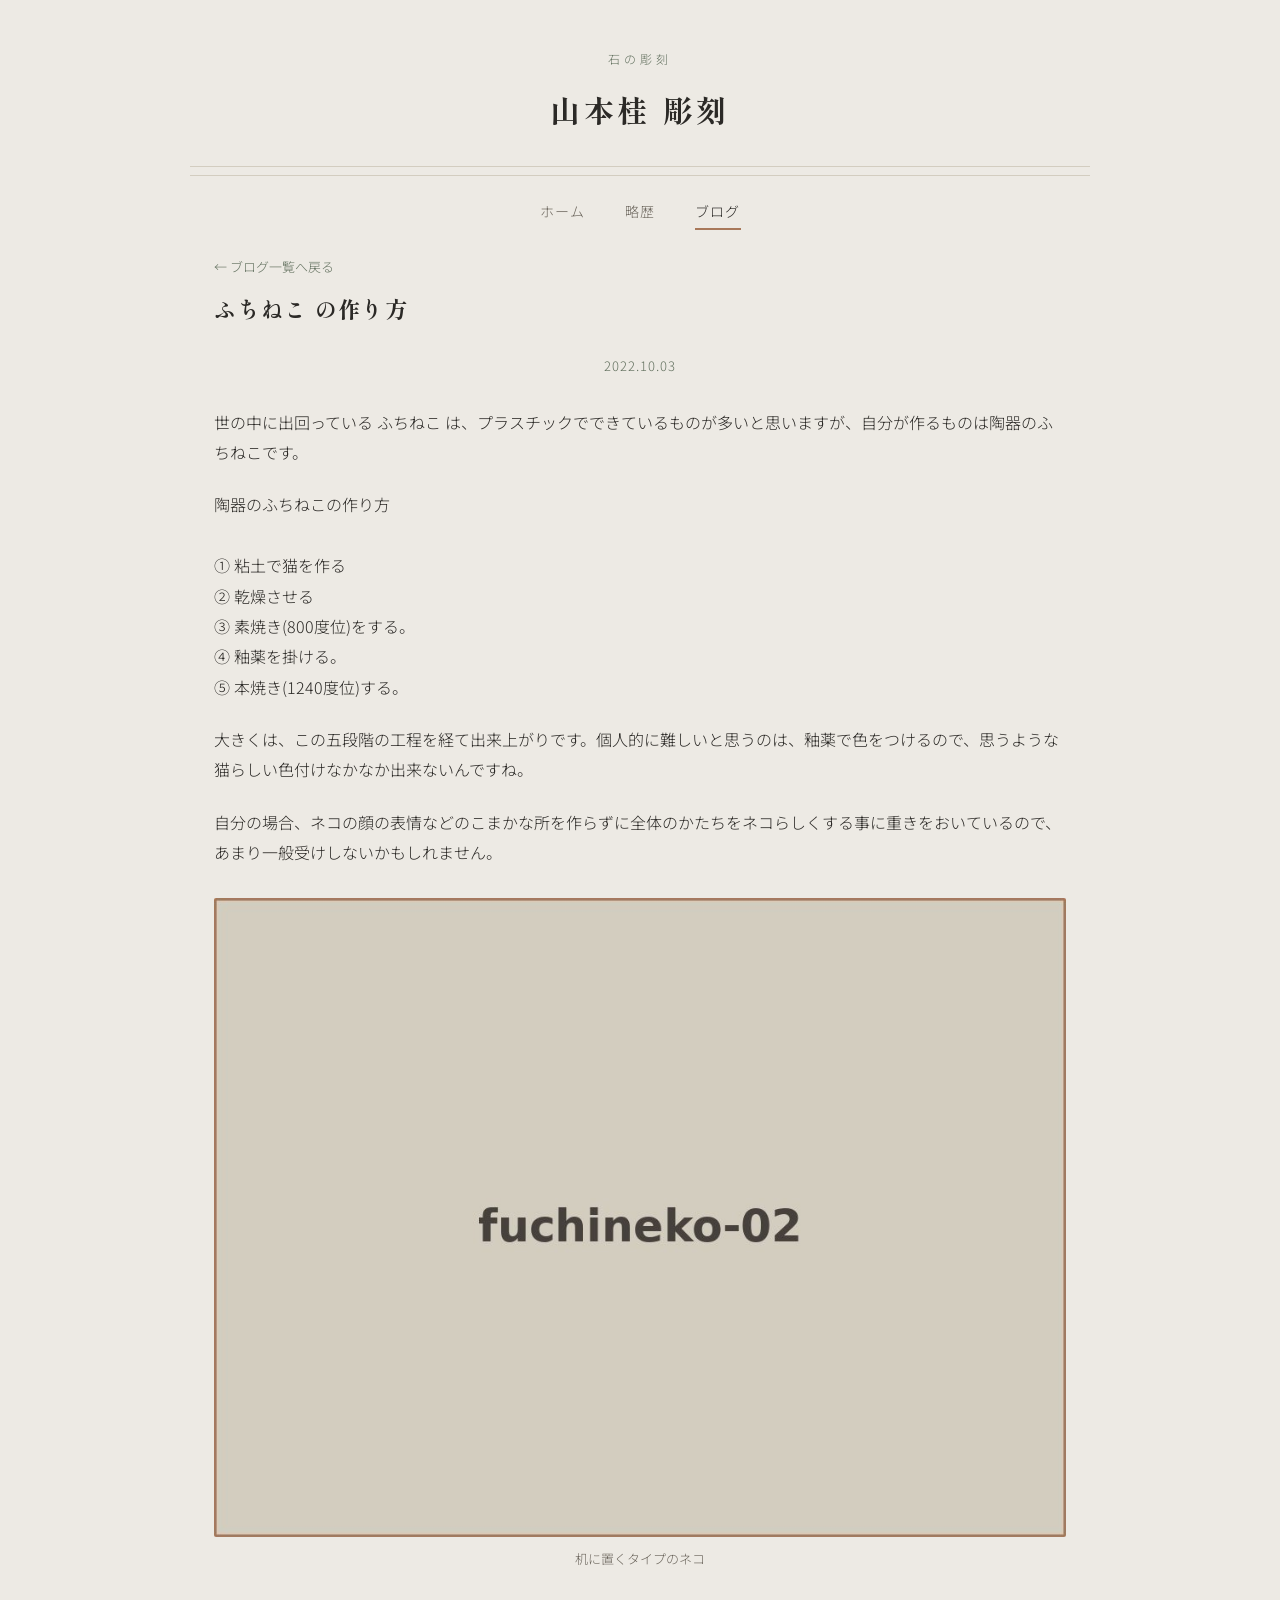
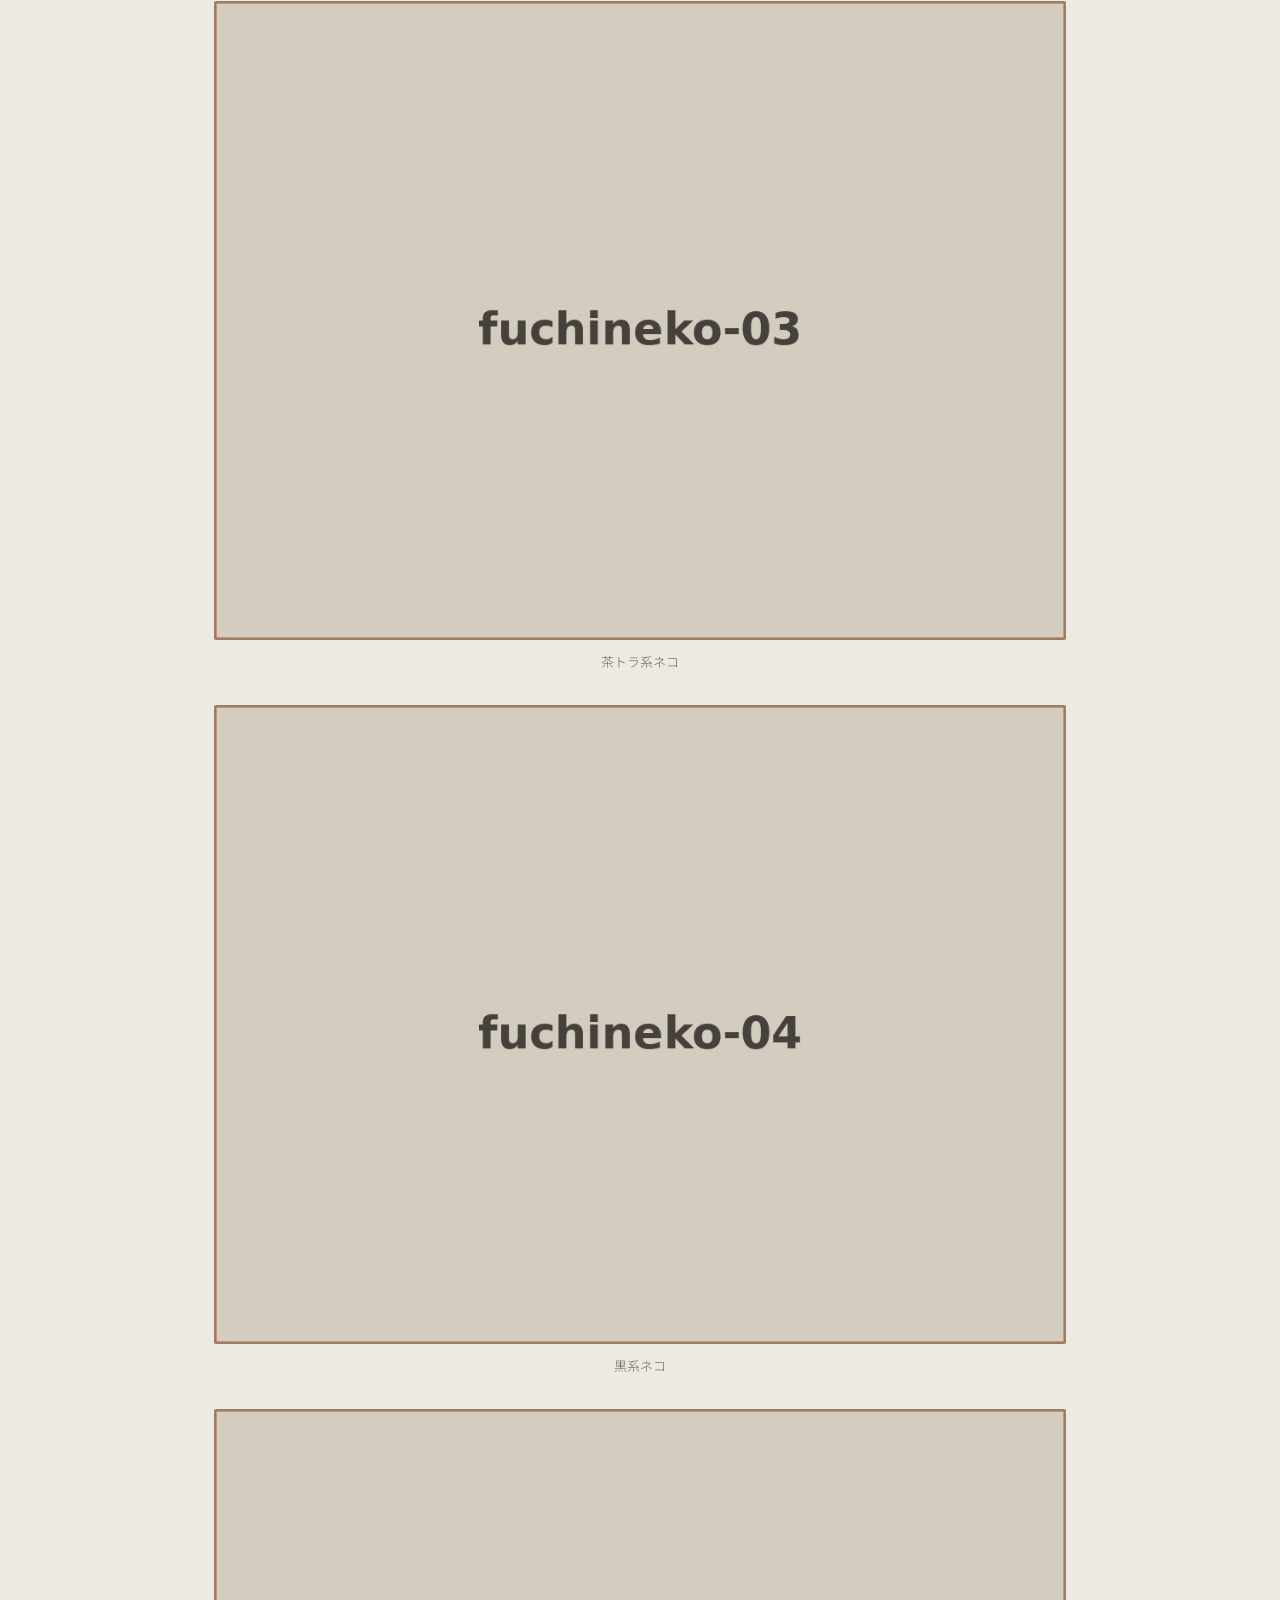
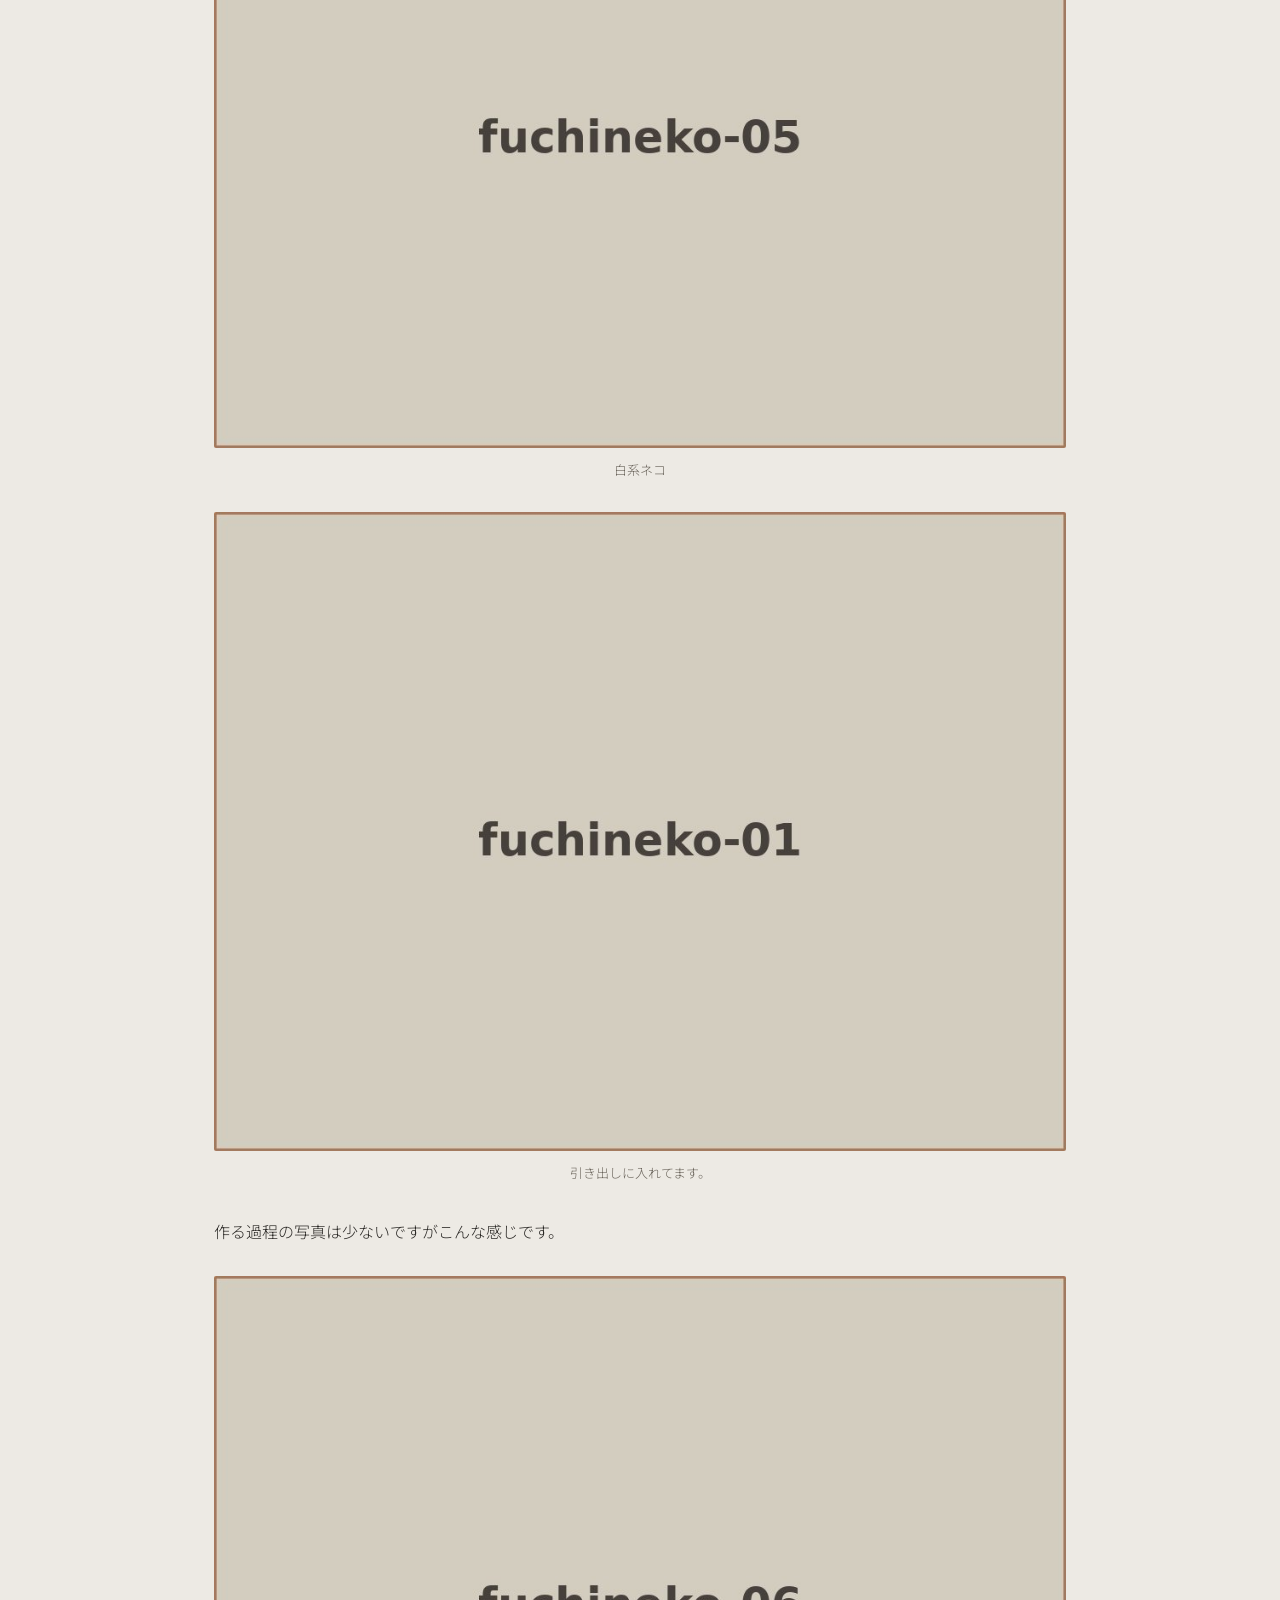
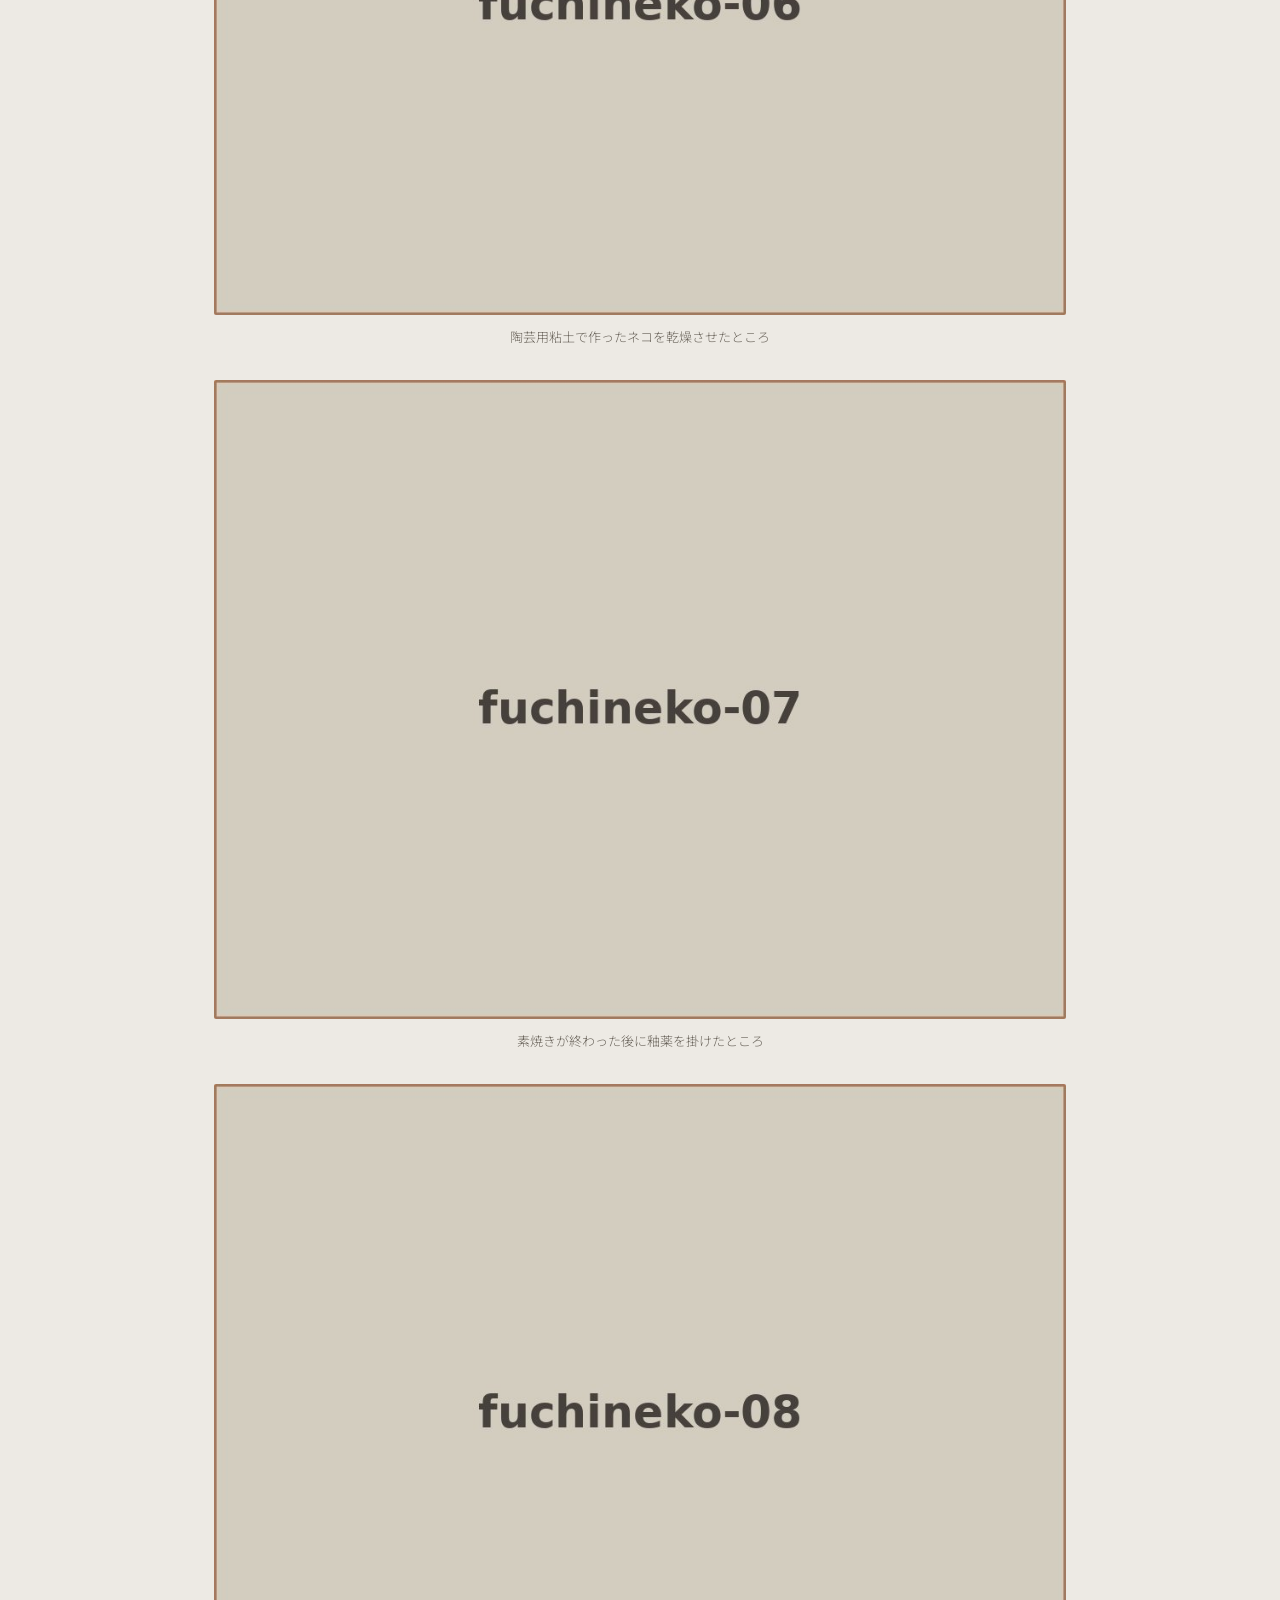
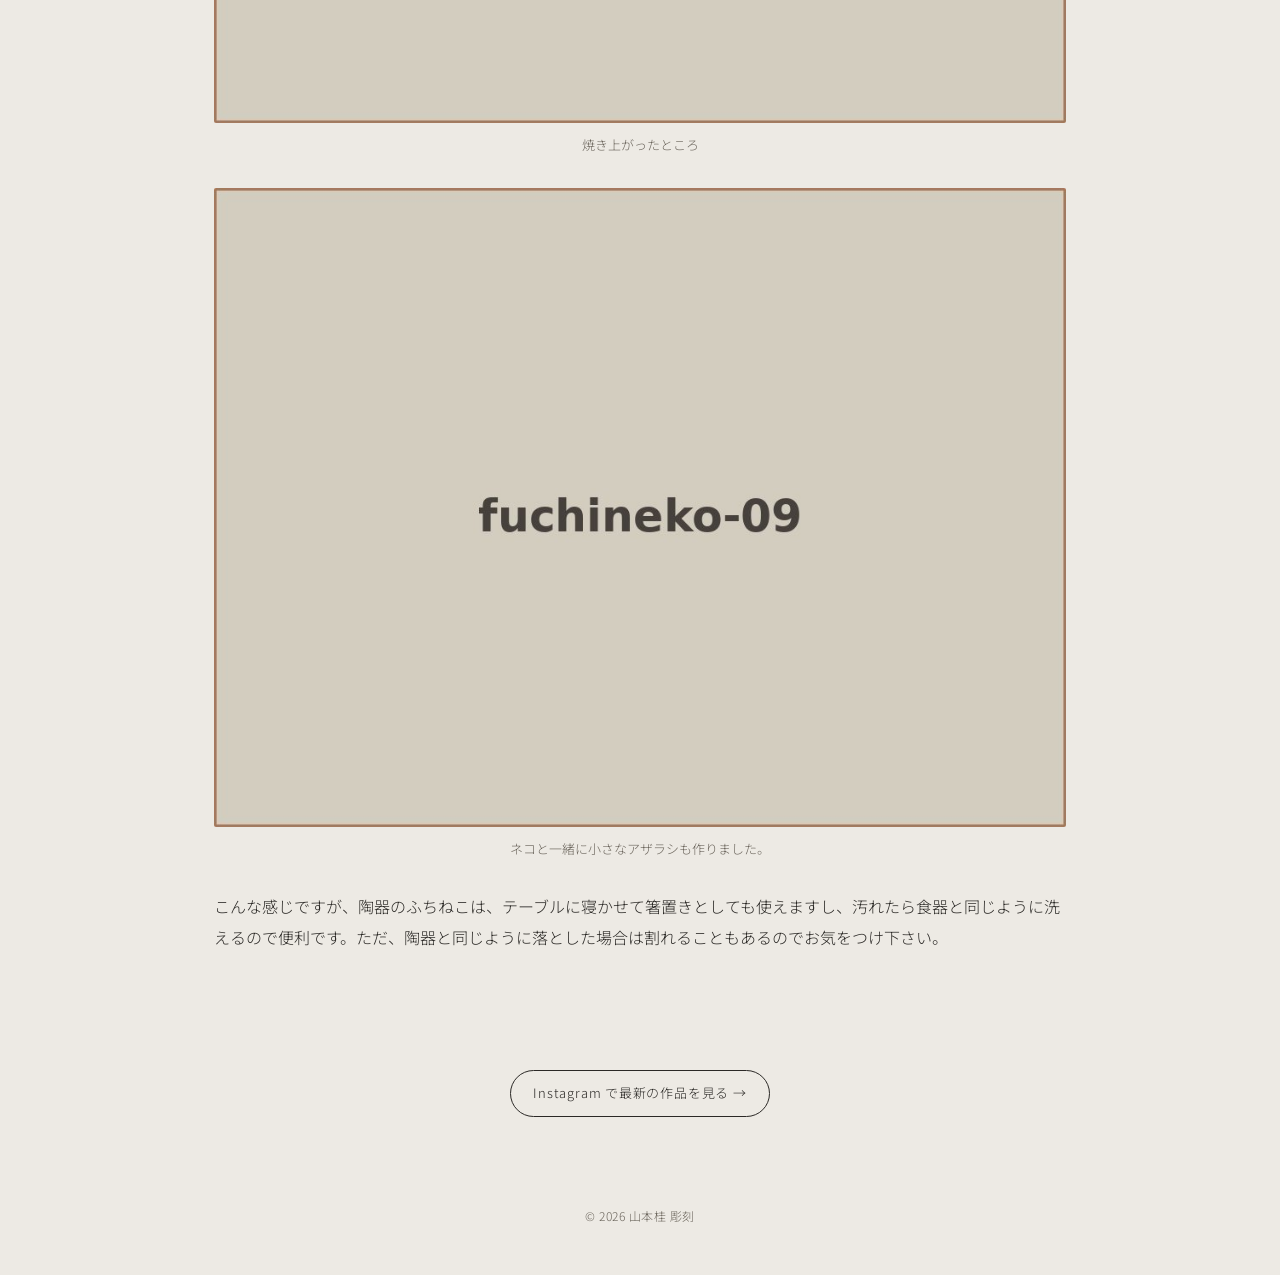
<file: blog/fuchineko.html>
<!DOCTYPE html>
<html lang="ja">
<head>
<meta charset="UTF-8">
<meta name="viewport" content="width=device-width, initial-scale=1.0">
<title>ふちねこ の作り方 | 山本桂 彫刻</title>
<link rel="stylesheet" href="../style.css">
</head>
<body>

<header class="site-header">
  <div class="eyebrow">石の彫刻</div>
  <h1><a href="../index.html">山本桂 彫刻</a></h1>
</header>
<div class="groove"></div>
<nav class="main-nav">
  <a href="../index.html">ホーム</a>
  <a href="../profile.html">略歴</a>
  <a href="../blog.html" class="active">ブログ</a>
</nav>

<div class="wrap">
  <main>
    <a class="back-link" href="../blog.html">← ブログ一覧へ戻る</a>
    <h2 class="section-title">ふちねこ の作り方</h2>
    <div class="post-meta">2022.10.03</div>

    <div class="post-body">
      <p>世の中に出回っている ふちねこ は、プラスチックでできているものが多いと思いますが、自分が作るものは陶器のふちねこです。</p>

      <p>陶器のふちねこの作り方

① 粘土で猫を作る
② 乾燥させる
③ 素焼き(800度位)をする。
④ 釉薬を掛ける。
⑤ 本焼き(1240度位)する。</p>

      <p>大きくは、この五段階の工程を経て出来上がりです。個人的に難しいと思うのは、釉薬で色をつけるので、思うような猫らしい色付けなかなか出来ないんですね。</p>

      <p>自分の場合、ネコの顔の表情などのこまかな所を作らずに全体のかたちをネコらしくする事に重きをおいているので、あまり一般受けしないかもしれません。</p>

      <figure>
        <img src="../images/blog/fuchineko-02.jpg" alt="机に置くタイプのネコ">
        <figcaption>机に置くタイプのネコ</figcaption>
      </figure>
      <figure>
        <img src="../images/blog/fuchineko-03.jpg" alt="茶トラ系ネコ">
        <figcaption>茶トラ系ネコ</figcaption>
      </figure>
      <figure>
        <img src="../images/blog/fuchineko-04.jpg" alt="黒系ネコ">
        <figcaption>黒系ネコ</figcaption>
      </figure>
      <figure>
        <img src="../images/blog/fuchineko-05.jpg" alt="白系ネコ">
        <figcaption>白系ネコ</figcaption>
      </figure>
      <figure>
        <img src="../images/blog/fuchineko-01.jpg" alt="引き出しに入れてます。">
        <figcaption>引き出しに入れてます。</figcaption>
      </figure>

      <p>作る過程の写真は少ないですがこんな感じです。</p>

      <figure>
        <img src="../images/blog/fuchineko-06.jpg" alt="陶芸用粘土で作ったネコを乾燥させたところ">
        <figcaption>陶芸用粘土で作ったネコを乾燥させたところ</figcaption>
      </figure>
      <figure>
        <img src="../images/blog/fuchineko-07.jpg" alt="素焼きが終わった後に釉薬を掛けたところ">
        <figcaption>素焼きが終わった後に釉薬を掛けたところ</figcaption>
      </figure>
      <figure>
        <img src="../images/blog/fuchineko-08.jpg" alt="焼き上がったところ">
        <figcaption>焼き上がったところ</figcaption>
      </figure>
      <figure>
        <img src="../images/blog/fuchineko-09.jpg" alt="ネコと一緒に小さなアザラシも作りました。">
        <figcaption>ネコと一緒に小さなアザラシも作りました。</figcaption>
      </figure>

      <p>こんな感じですが、陶器のふちねこは、テーブルに寝かせて箸置きとしても使えますし、汚れたら食器と同じように洗えるので便利です。ただ、陶器と同じように落とした場合は割れることもあるのでお気をつけ下さい。</p>
    </div>
  </main>

  <div class="insta-cta">
    <a class="insta-button" href="http://instagram.com/yamamotokatsura6060" target="_blank" rel="noopener">
      Instagram で最新の作品を見る →
    </a>
  </div>
</div>

<footer>© <span id="year"></span> 山本桂 彫刻</footer>
<script>document.getElementById('year').textContent = new Date().getFullYear();</script>

</body>
</html>
</file>
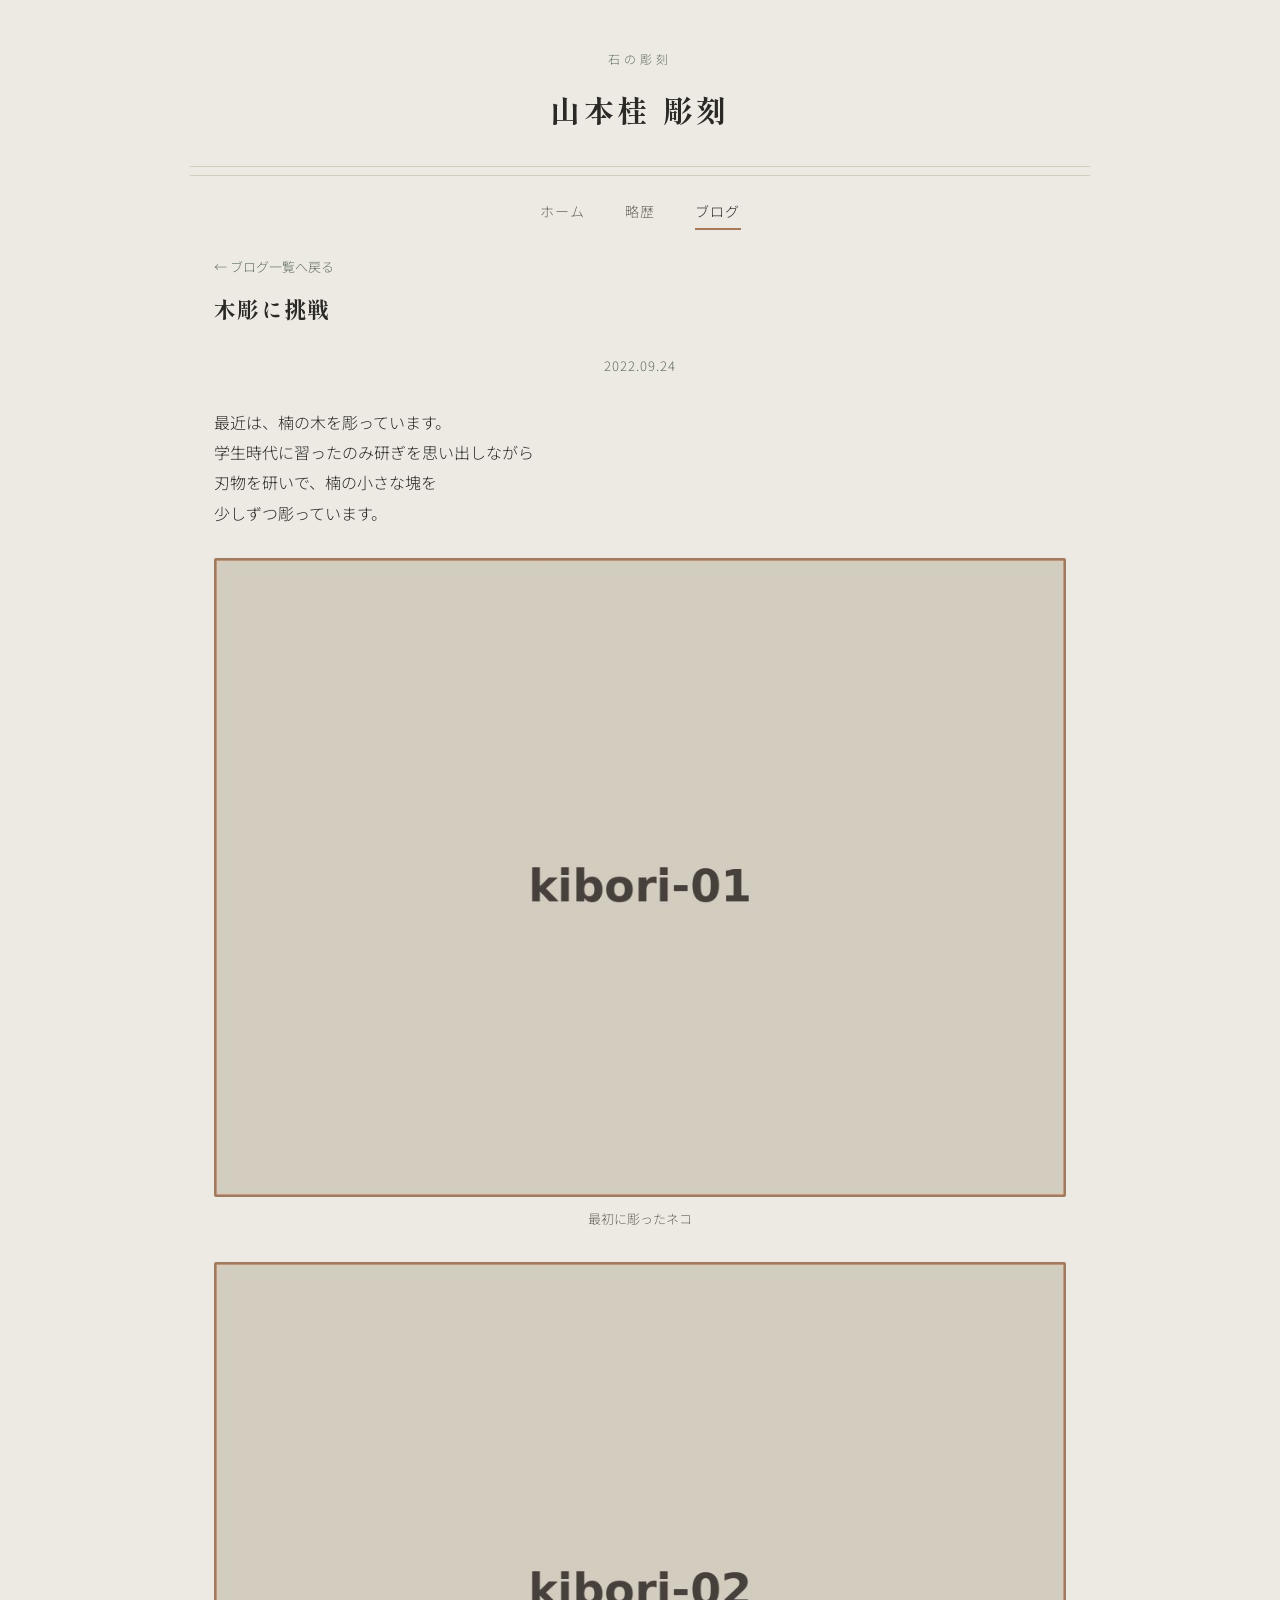
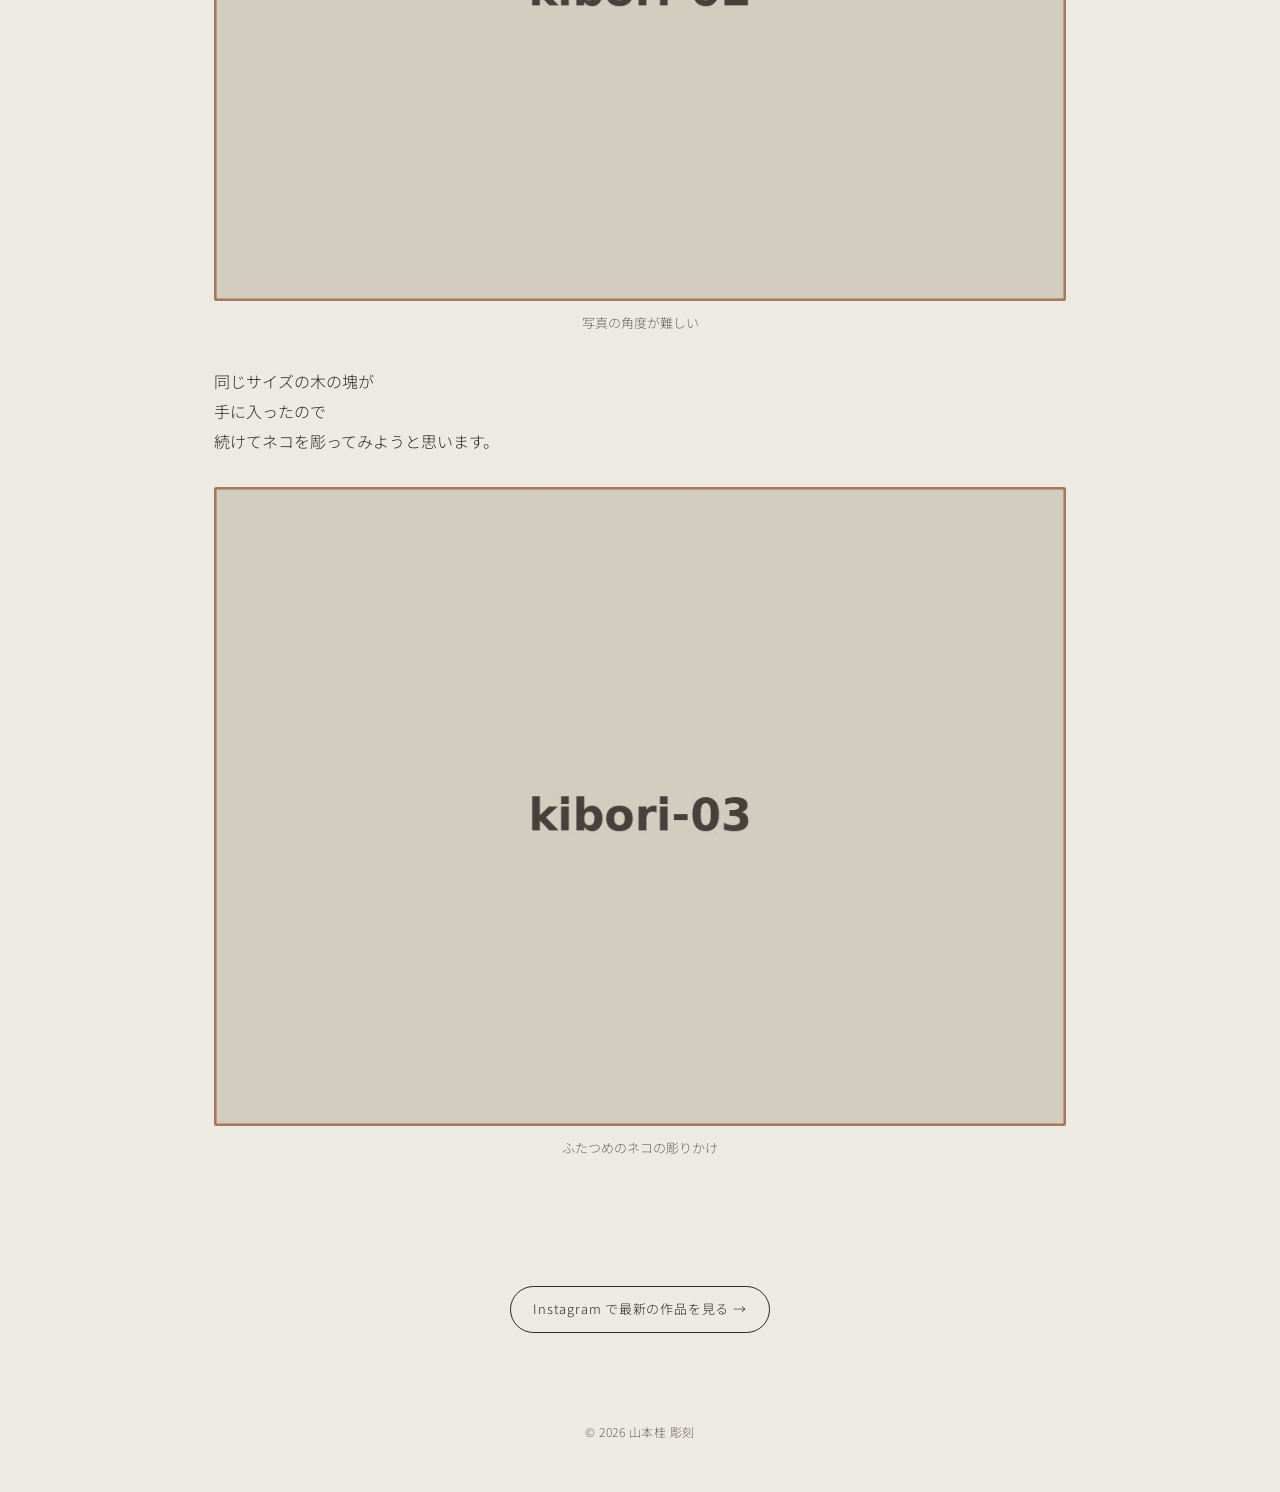
<file: blog/kibori.html>
<!DOCTYPE html>
<html lang="ja">
<head>
<meta charset="UTF-8">
<meta name="viewport" content="width=device-width, initial-scale=1.0">
<title>木彫に挑戦 | 山本桂 彫刻</title>
<link rel="stylesheet" href="../style.css">
</head>
<body>

<header class="site-header">
  <div class="eyebrow">石の彫刻</div>
  <h1><a href="../index.html">山本桂 彫刻</a></h1>
</header>
<div class="groove"></div>
<nav class="main-nav">
  <a href="../index.html">ホーム</a>
  <a href="../profile.html">略歴</a>
  <a href="../blog.html" class="active">ブログ</a>
</nav>

<div class="wrap">
  <main>
    <a class="back-link" href="../blog.html">← ブログ一覧へ戻る</a>
    <h2 class="section-title">木彫に挑戦</h2>
    <div class="post-meta">2022.09.24</div>

    <div class="post-body">
      <p>最近は、楠の木を彫っています。
学生時代に習ったのみ研ぎを思い出しながら
刃物を研いで、楠の小さな塊を
少しずつ彫っています。</p>

      <figure>
        <img src="../images/blog/kibori-01.jpg" alt="最初に彫ったネコ">
        <figcaption>最初に彫ったネコ</figcaption>
      </figure>

      <figure>
        <img src="../images/blog/kibori-02.jpg" alt="写真の角度が難しい">
        <figcaption>写真の角度が難しい</figcaption>
      </figure>

      <p>同じサイズの木の塊が
手に入ったので
続けてネコを彫ってみようと思います。</p>

      <figure>
        <img src="../images/blog/kibori-03.jpg" alt="ふたつめのネコの彫りかけ">
        <figcaption>ふたつめのネコの彫りかけ</figcaption>
      </figure>
    </div>
  </main>

  <div class="insta-cta">
    <a class="insta-button" href="http://instagram.com/yamamotokatsura6060" target="_blank" rel="noopener">
      Instagram で最新の作品を見る →
    </a>
  </div>
</div>

<footer>© <span id="year"></span> 山本桂 彫刻</footer>
<script>document.getElementById('year').textContent = new Date().getFullYear();</script>

</body>
</html>
</file>
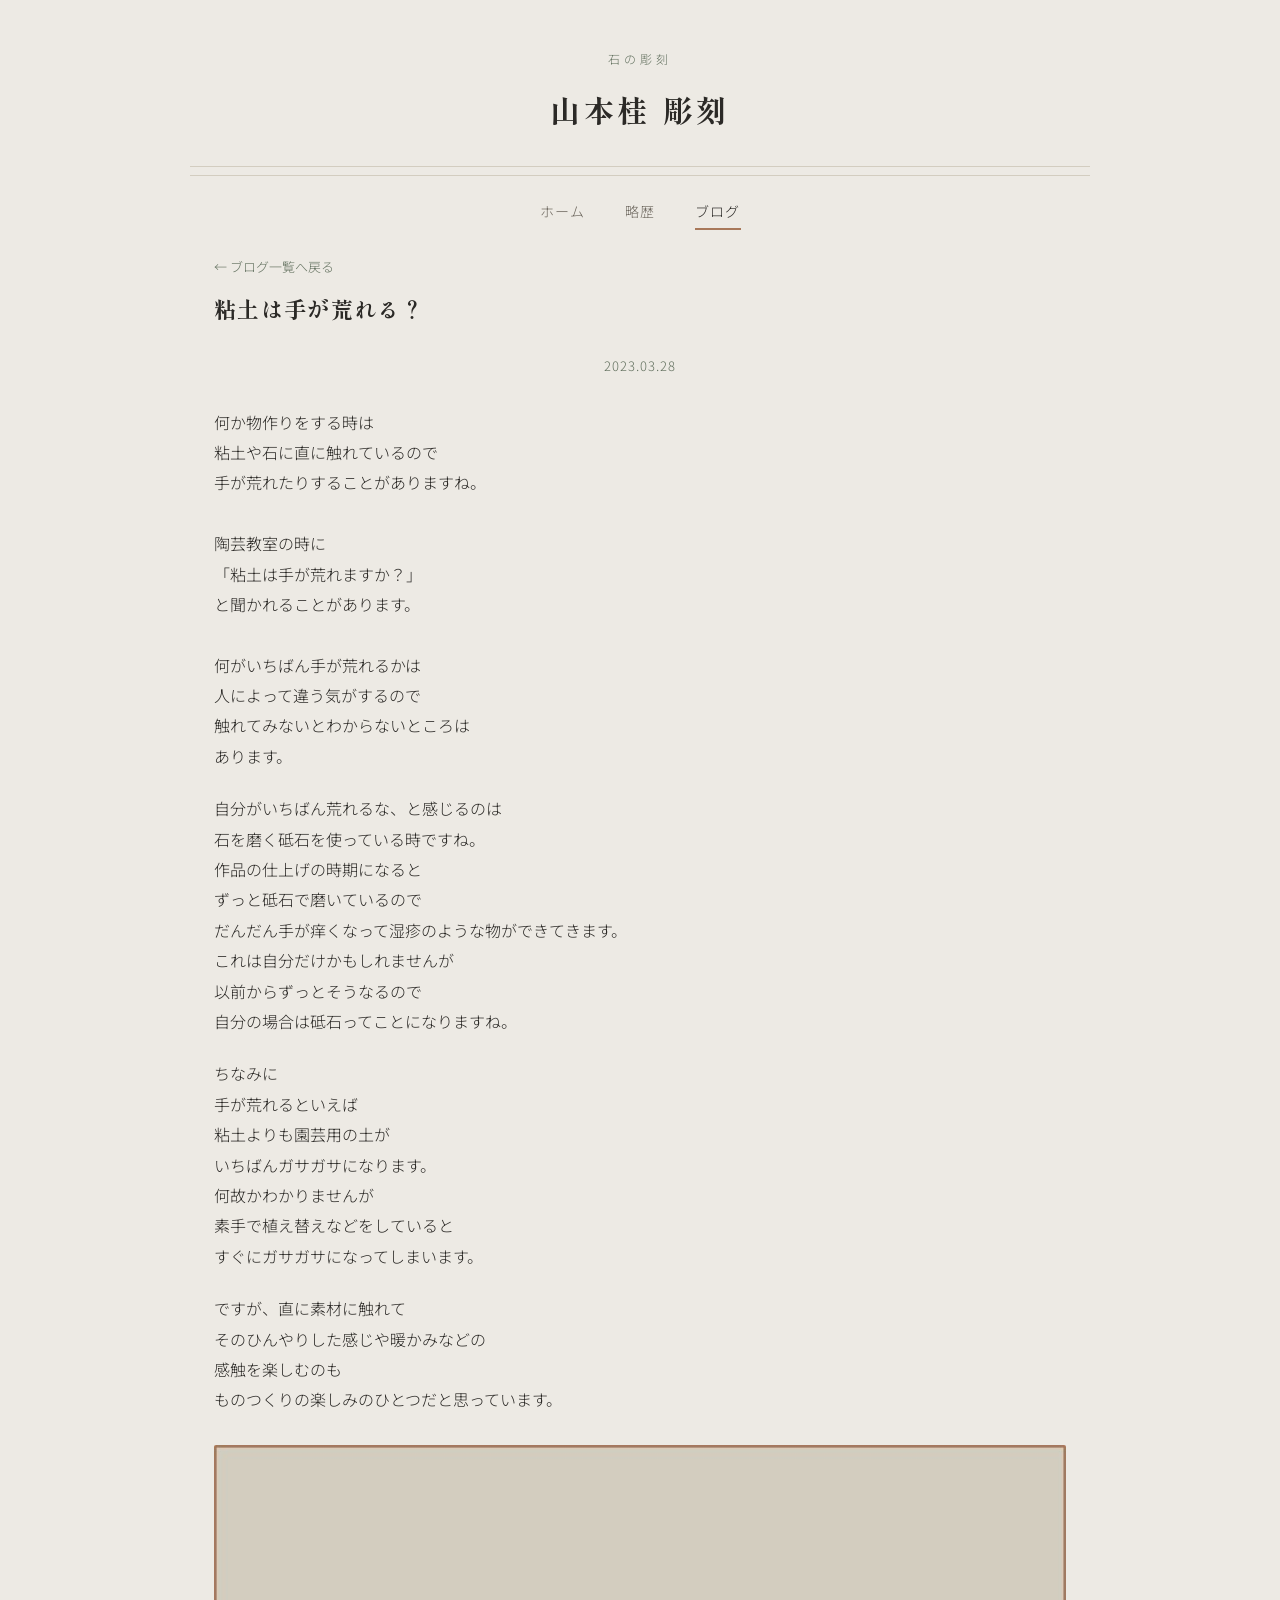
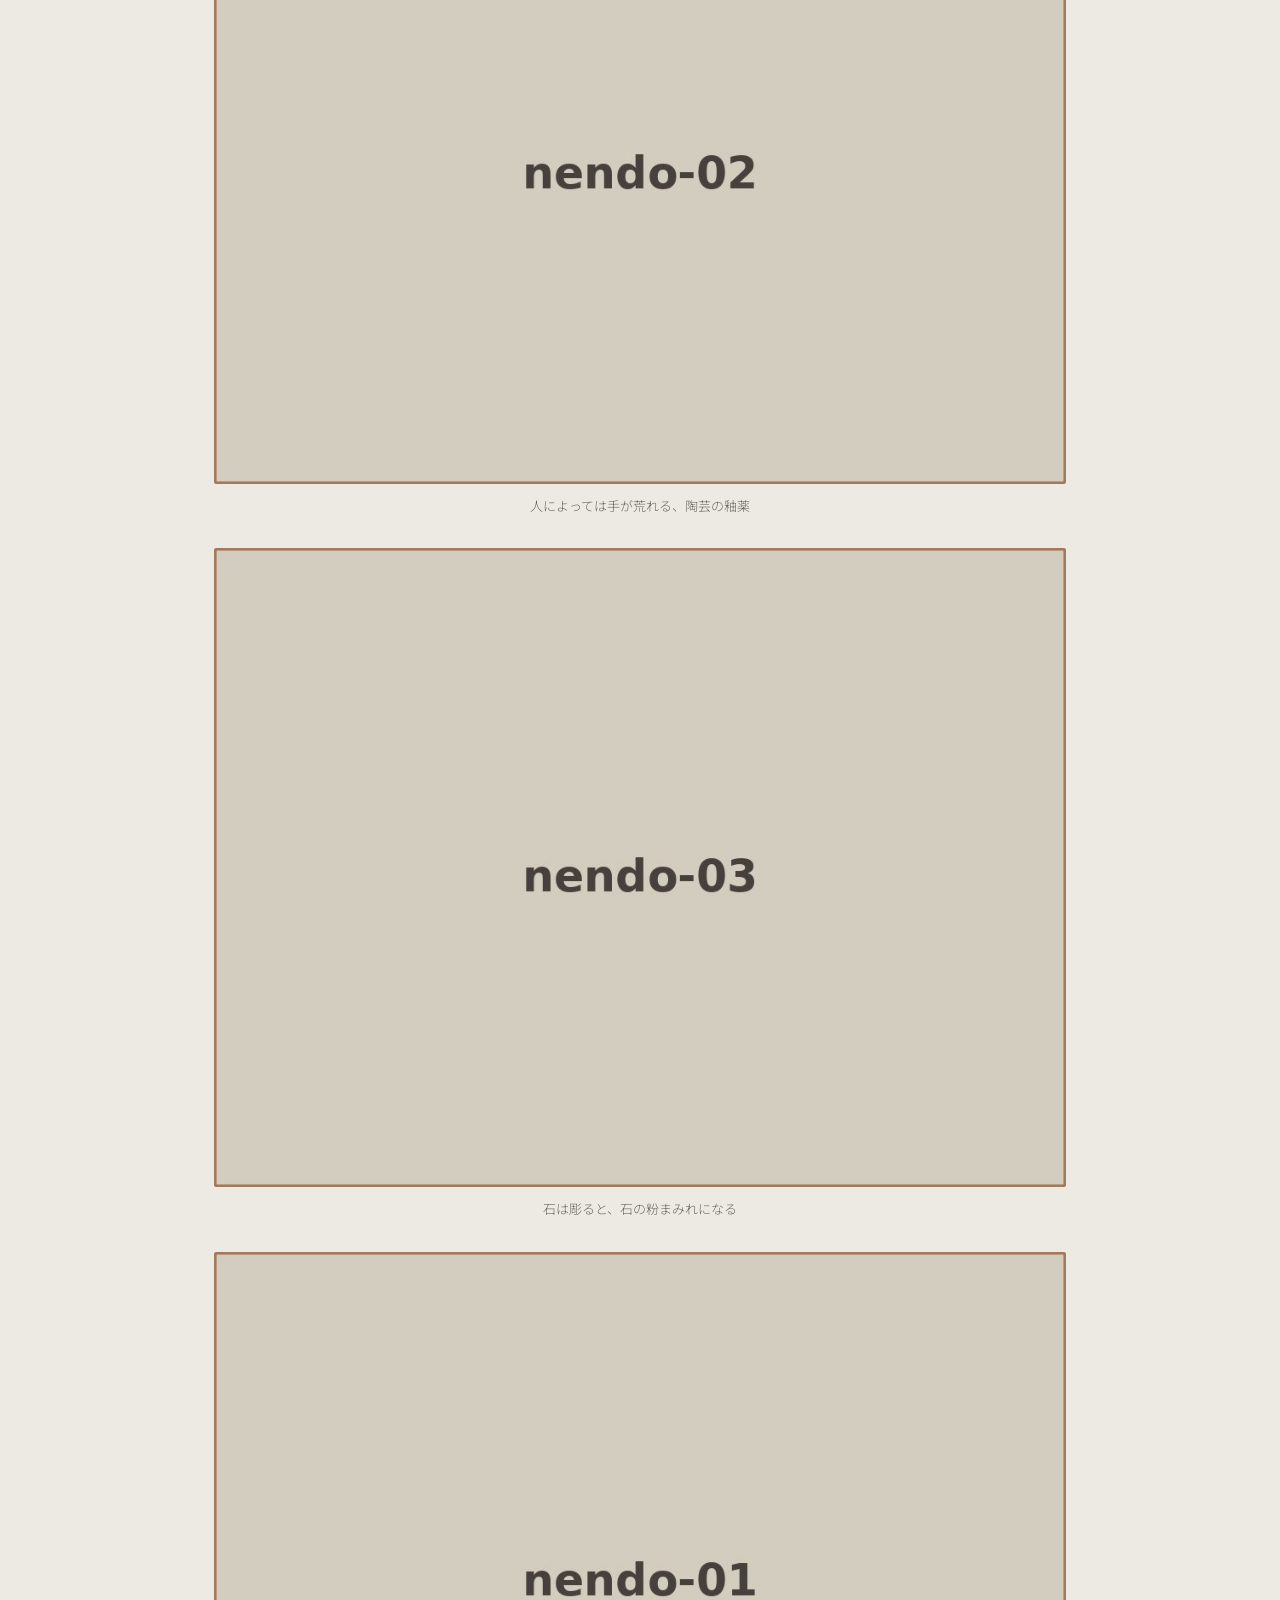
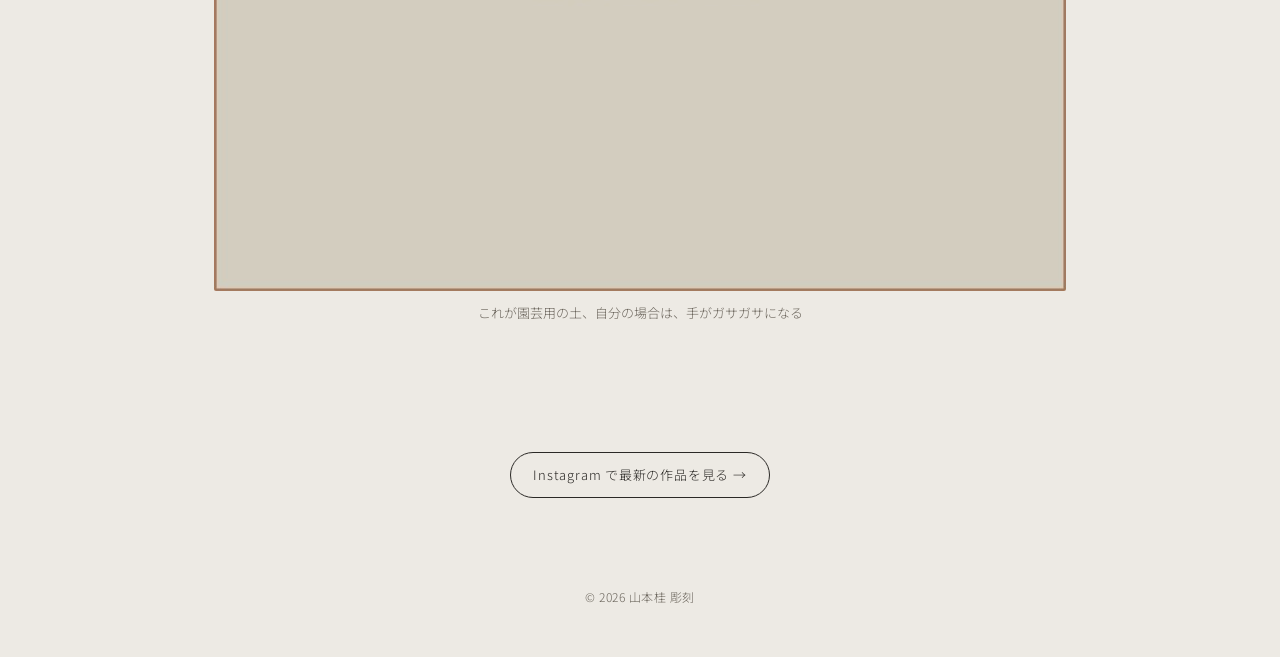
<file: blog/nendo.html>
<!DOCTYPE html>
<html lang="ja">
<head>
<meta charset="UTF-8">
<meta name="viewport" content="width=device-width, initial-scale=1.0">
<title>粘土は手が荒れる？ | 山本桂 彫刻</title>
<link rel="stylesheet" href="../style.css">
</head>
<body>

<header class="site-header">
  <div class="eyebrow">石の彫刻</div>
  <h1><a href="../index.html">山本桂 彫刻</a></h1>
</header>
<div class="groove"></div>
<nav class="main-nav">
  <a href="../index.html">ホーム</a>
  <a href="../profile.html">略歴</a>
  <a href="../blog.html" class="active">ブログ</a>
</nav>

<div class="wrap">
  <main>
    <a class="back-link" href="../blog.html">← ブログ一覧へ戻る</a>
    <h2 class="section-title">粘土は手が荒れる？</h2>
    <div class="post-meta">2023.03.28</div>

    <div class="post-body">
      <p>何か物作りをする時は
粘土や石に直に触れているので
手が荒れたりすることがありますね。

陶芸教室の時に
「粘土は手が荒れますか？」
と聞かれることがあります。

何がいちばん手が荒れるかは
人によって違う気がするので
触れてみないとわからないところは
あります。</p>

      <p>自分がいちばん荒れるな、と感じるのは
石を磨く砥石を使っている時ですね。
作品の仕上げの時期になると
ずっと砥石で磨いているので
だんだん手が痒くなって湿疹のような物ができてきます。
これは自分だけかもしれませんが
以前からずっとそうなるので
自分の場合は砥石ってことになりますね。</p>

      <p>ちなみに
手が荒れるといえば
粘土よりも園芸用の土が
いちばんガサガサになります。
何故かわかりませんが
素手で植え替えなどをしていると
すぐにガサガサになってしまいます。</p>

      <p>ですが、直に素材に触れて
そのひんやりした感じや暖かみなどの
感触を楽しむのも
ものつくりの楽しみのひとつだと思っています。</p>

      <figure>
        <img src="../images/blog/nendo-02.jpg" alt="人によっては手が荒れる、陶芸の釉薬">
        <figcaption>人によっては手が荒れる、陶芸の釉薬</figcaption>
      </figure>
      <figure>
        <img src="../images/blog/nendo-03.jpg" alt="石は彫ると、石の粉まみれになる">
        <figcaption>石は彫ると、石の粉まみれになる</figcaption>
      </figure>
      <figure>
        <img src="../images/blog/nendo-01.jpg" alt="これが園芸用の土、自分の場合は、手がガサガサになる">
        <figcaption>これが園芸用の土、自分の場合は、手がガサガサになる</figcaption>
      </figure>
    </div>
  </main>

  <div class="insta-cta">
    <a class="insta-button" href="http://instagram.com/yamamotokatsura6060" target="_blank" rel="noopener">
      Instagram で最新の作品を見る →
    </a>
  </div>
</div>

<footer>© <span id="year"></span> 山本桂 彫刻</footer>
<script>document.getElementById('year').textContent = new Date().getFullYear();</script>

</body>
</html>
</file>
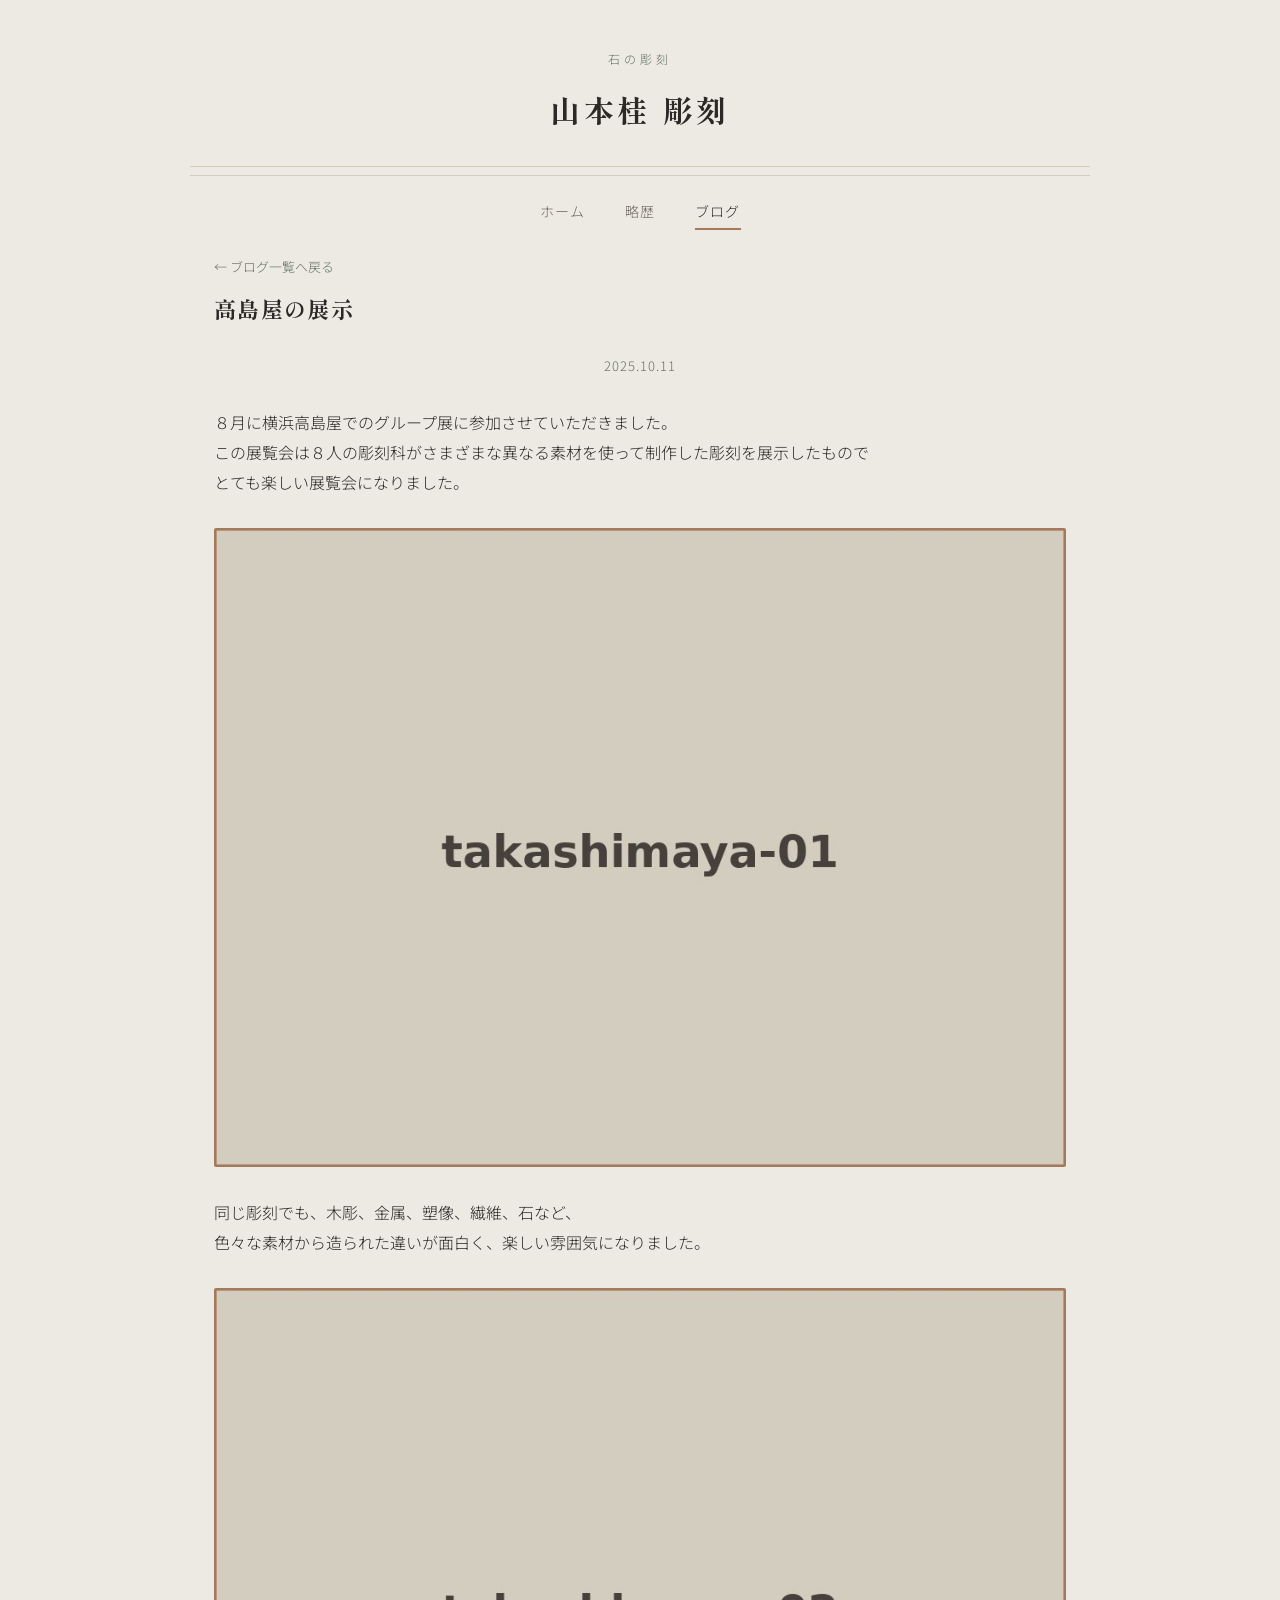
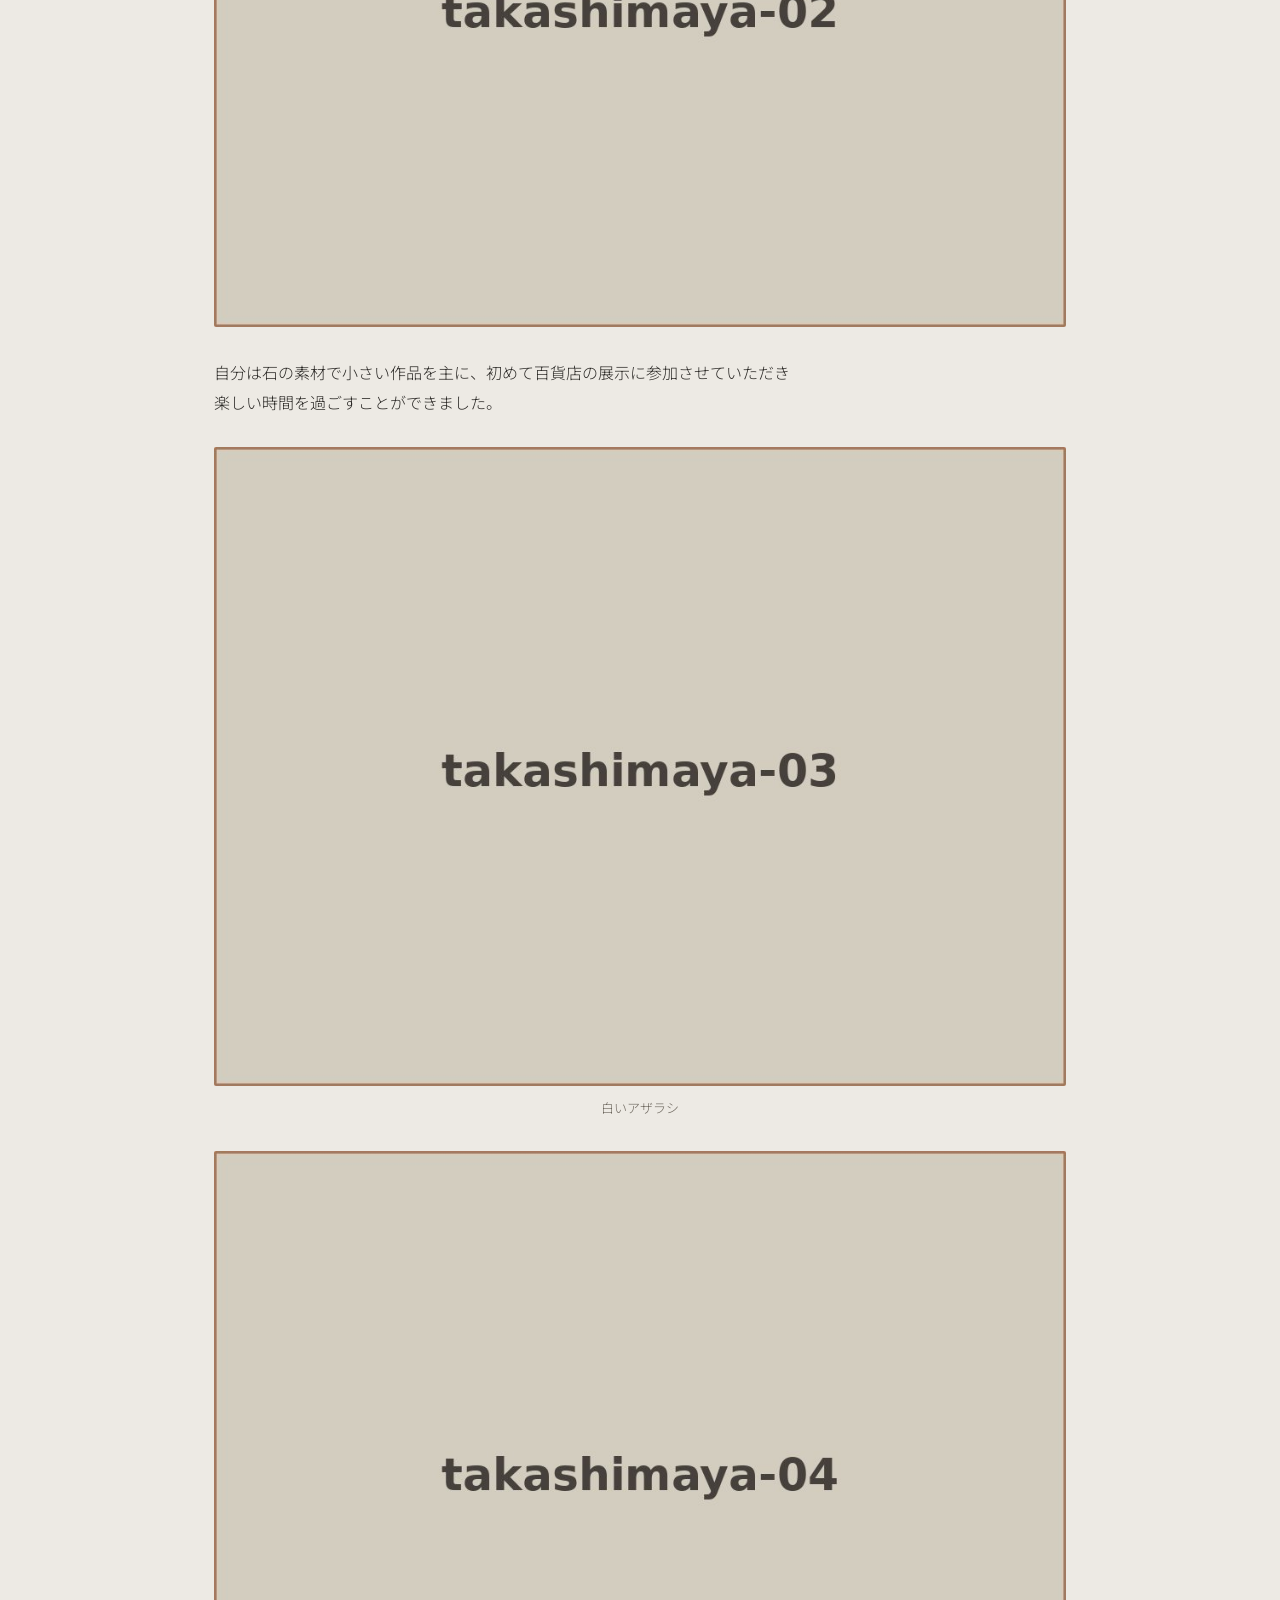
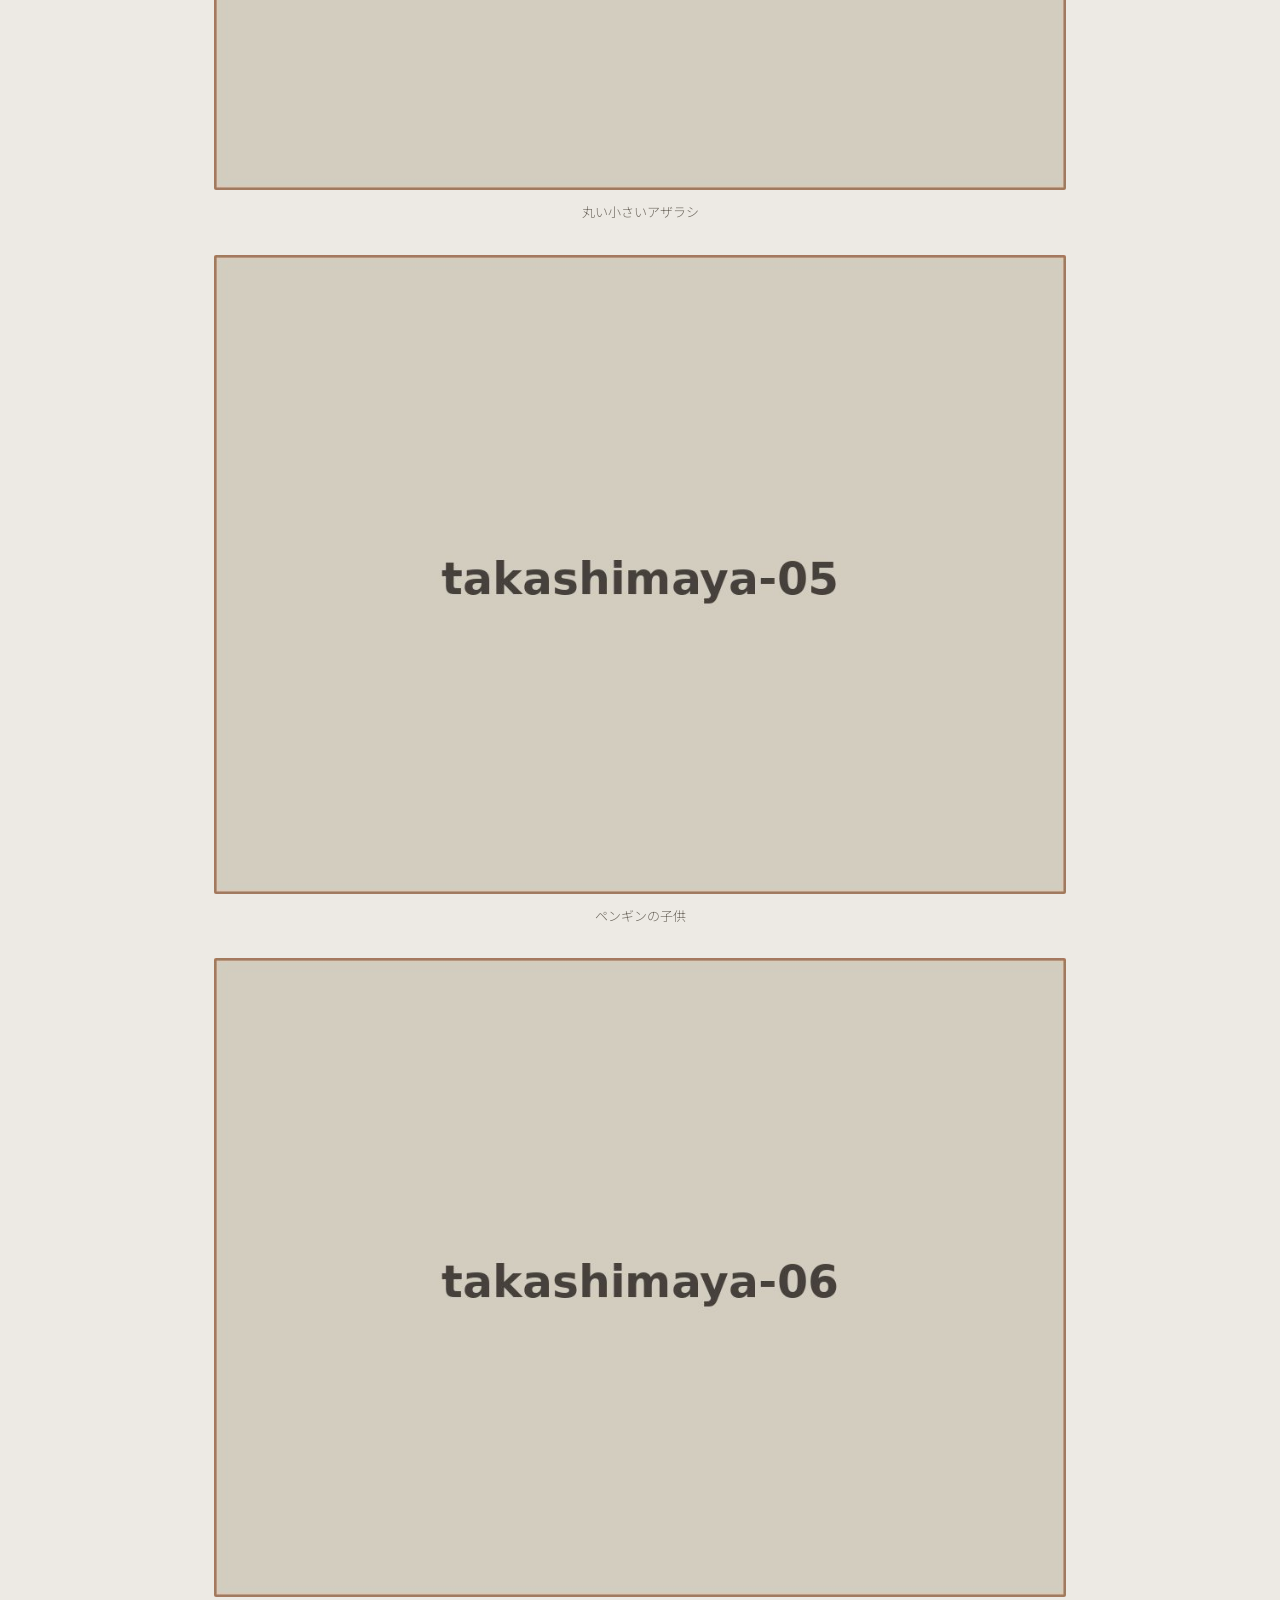
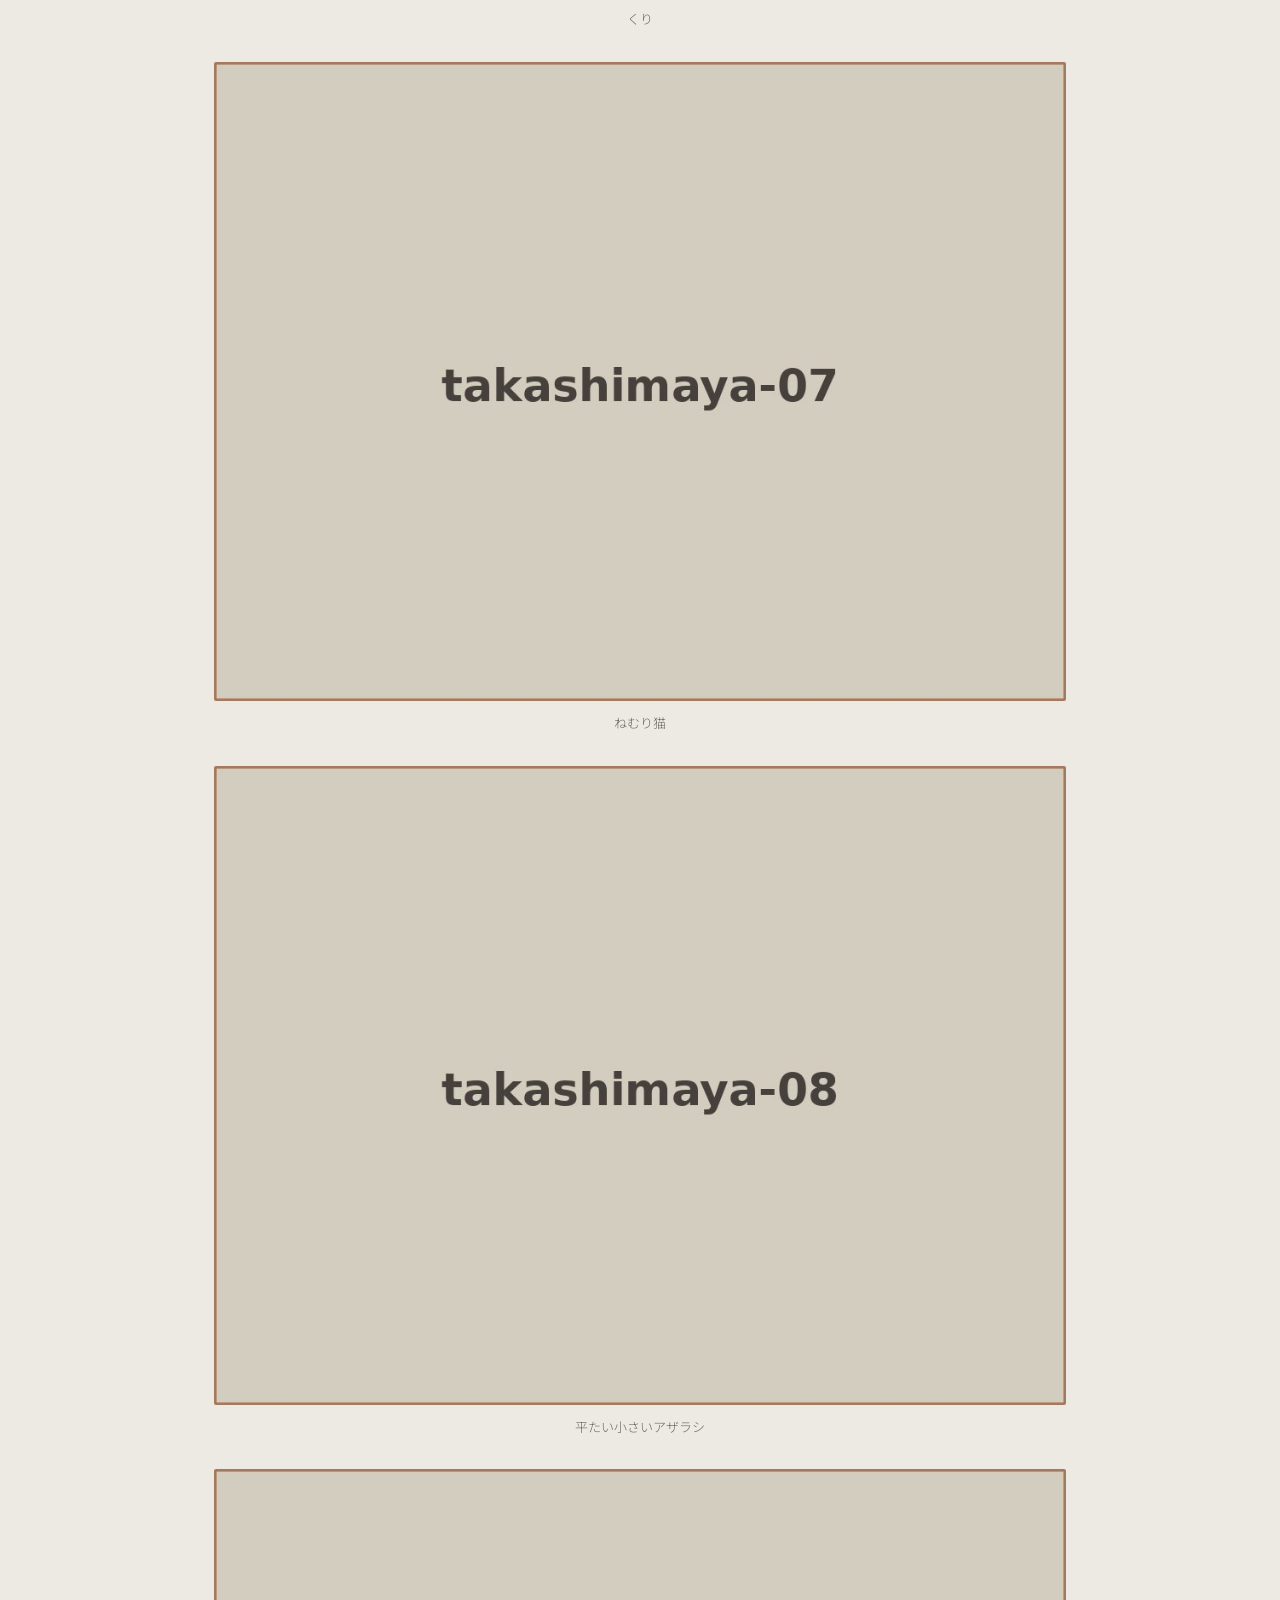
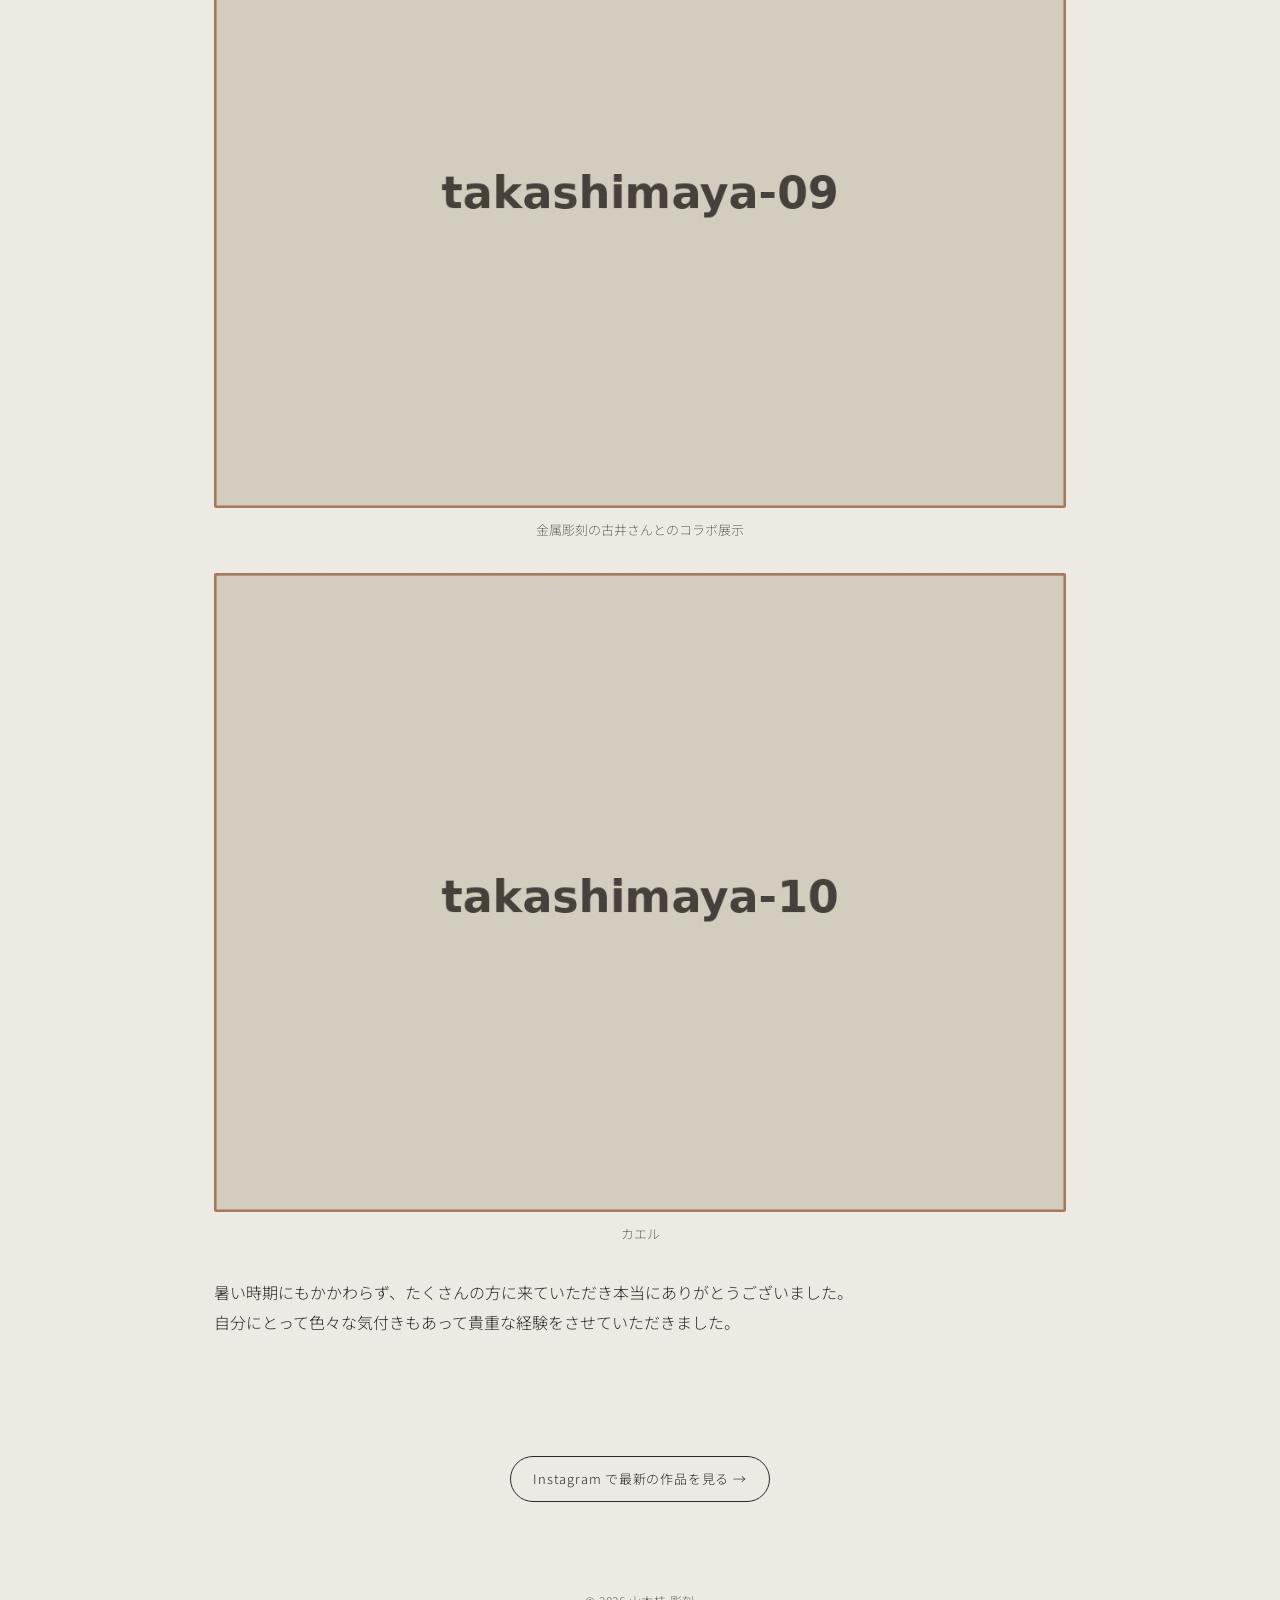
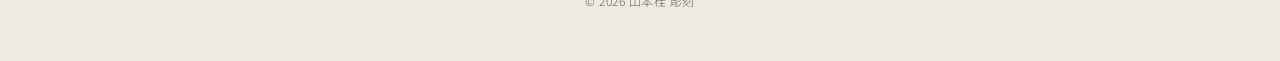
<file: blog/takashimaya.html>
<!DOCTYPE html>
<html lang="ja">
<head>
<meta charset="UTF-8">
<meta name="viewport" content="width=device-width, initial-scale=1.0">
<title>高島屋の展示 | 山本桂 彫刻</title>
<link rel="stylesheet" href="../style.css">
</head>
<body>

<header class="site-header">
  <div class="eyebrow">石の彫刻</div>
  <h1><a href="../index.html">山本桂 彫刻</a></h1>
</header>
<div class="groove"></div>
<nav class="main-nav">
  <a href="../index.html">ホーム</a>
  <a href="../profile.html">略歴</a>
  <a href="../blog.html" class="active">ブログ</a>
</nav>

<div class="wrap">
  <main>
    <a class="back-link" href="../blog.html">← ブログ一覧へ戻る</a>
    <h2 class="section-title">高島屋の展示</h2>
    <div class="post-meta">2025.10.11</div>

    <div class="post-body">
      <p>８月に横浜高島屋でのグループ展に参加させていただきました。
この展覧会は８人の彫刻科がさまざまな異なる素材を使って制作した彫刻を展示したもので
とても楽しい展覧会になりました。</p>

      <figure>
        <img src="../images/blog/takashimaya-01.jpg" alt="高島屋の展示">
      </figure>

      <p>同じ彫刻でも、木彫、金属、塑像、繊維、石など、
色々な素材から造られた違いが面白く、楽しい雰囲気になりました。</p>

      <figure>
        <img src="../images/blog/takashimaya-02.jpg" alt="展示風景">
      </figure>

      <p>自分は石の素材で小さい作品を主に、初めて百貨店の展示に参加させていただき
楽しい時間を過ごすことができました。</p>

      <figure>
        <img src="../images/blog/takashimaya-03.jpg" alt="白いアザラシ">
        <figcaption>白いアザラシ</figcaption>
      </figure>
      <figure>
        <img src="../images/blog/takashimaya-04.jpg" alt="丸い小さいアザラシ">
        <figcaption>丸い小さいアザラシ</figcaption>
      </figure>
      <figure>
        <img src="../images/blog/takashimaya-05.jpg" alt="ペンギンの子供">
        <figcaption>ペンギンの子供</figcaption>
      </figure>
      <figure>
        <img src="../images/blog/takashimaya-06.jpg" alt="くり">
        <figcaption>くり</figcaption>
      </figure>
      <figure>
        <img src="../images/blog/takashimaya-07.jpg" alt="ねむり猫">
        <figcaption>ねむり猫</figcaption>
      </figure>
      <figure>
        <img src="../images/blog/takashimaya-08.jpg" alt="平たい小さいアザラシ">
        <figcaption>平たい小さいアザラシ</figcaption>
      </figure>
      <figure>
        <img src="../images/blog/takashimaya-09.jpg" alt="金属彫刻の古井さんとのコラボ展示">
        <figcaption>金属彫刻の古井さんとのコラボ展示</figcaption>
      </figure>
      <figure>
        <img src="../images/blog/takashimaya-10.jpg" alt="カエル">
        <figcaption>カエル</figcaption>
      </figure>

      <p>暑い時期にもかかわらず、たくさんの方に来ていただき本当にありがとうございました。
自分にとって色々な気付きもあって貴重な経験をさせていただきました。</p>
    </div>
  </main>

  <div class="insta-cta">
    <a class="insta-button" href="http://instagram.com/yamamotokatsura6060" target="_blank" rel="noopener">
      Instagram で最新の作品を見る →
    </a>
  </div>
</div>

<footer>© <span id="year"></span> 山本桂 彫刻</footer>
<script>document.getElementById('year').textContent = new Date().getFullYear();</script>

</body>
</html>
</file>
<file: style.css>
@import url('https://fonts.googleapis.com/css2?family=Shippori+Mincho:wght@500;700&family=Noto+Sans+JP:wght@300;400;500&display=swap');

:root {
  --stone: #EDEAE4;
  --stone-card: #F7F5F0;
  --ink: #2B2926;
  --ink-soft: #6B655C;
  --moss: #63715F;
  --clay: #A8785A;
  --groove: #D3CDC0;
}

* { box-sizing: border-box; }

html { scroll-behavior: smooth; }

body {
  margin: 0;
  background: var(--stone);
  color: var(--ink);
  font-family: 'Noto Sans JP', sans-serif;
  font-weight: 300;
  line-height: 1.9;
  -webkit-font-smoothing: antialiased;
}

a { color: inherit; text-decoration: none; }

.wrap {
  max-width: 900px;
  margin: 0 auto;
  padding: 0 24px;
}

/* ---- Header ---- */
header.site-header {
  padding: 48px 0 28px;
  text-align: center;
}

.site-header .eyebrow {
  font-size: 12px;
  letter-spacing: 0.32em;
  color: var(--moss);
  text-transform: uppercase;
}

.site-header h1 {
  font-family: 'Shippori Mincho', serif;
  font-weight: 700;
  font-size: 30px;
  letter-spacing: 0.12em;
  margin: 10px 0 0;
}

.site-header h1 a { display: inline-block; }

/* groove divider — chisel-mark motif */
.groove {
  height: 10px;
  margin: 0 auto;
  max-width: 900px;
  border-top: 1px solid var(--groove);
  border-bottom: 1px solid var(--groove);
}

nav.main-nav {
  display: flex;
  justify-content: center;
  gap: 40px;
  padding: 22px 0;
  font-size: 14px;
  letter-spacing: 0.08em;
}

nav.main-nav a {
  position: relative;
  padding-bottom: 4px;
  color: var(--ink-soft);
}

nav.main-nav a.active,
nav.main-nav a:hover {
  color: var(--ink);
}

nav.main-nav a.active::after,
nav.main-nav a:hover::after {
  content: "";
  position: absolute;
  left: 0; right: 0; bottom: -2px;
  height: 2px;
  background: var(--clay);
}

/* ---- Hero ---- */
.hero {
  padding: 8px 0 40px;
}

.hero img {
  width: 100%;
  height: auto;
  display: block;
  border-radius: 2px;
}

.hero .caption {
  margin-top: 14px;
  font-size: 13px;
  color: var(--ink-soft);
  letter-spacing: 0.04em;
}

/* ---- Sections ---- */
main { padding-bottom: 80px; }

.section-title {
  font-family: 'Shippori Mincho', serif;
  font-weight: 700;
  font-size: 22px;
  letter-spacing: 0.06em;
  margin: 0 0 24px;
}

.essay {
  font-size: 16px;
  color: var(--ink);
  white-space: pre-line;
}

.essay .quote {
  margin: 36px 0;
  padding: 24px 28px;
  background: var(--stone-card);
  border-left: 3px solid var(--moss);
  font-style: italic;
  color: var(--ink-soft);
  font-size: 14px;
}

/* ---- Gallery ---- */
.gallery {
  display: grid;
  grid-template-columns: repeat(3, 1fr);
  gap: 12px;
  margin-top: 8px;
}

.gallery figure {
  margin: 0;
  overflow: hidden;
  background: var(--stone-card);
  aspect-ratio: 1 / 1;
}

.gallery img {
  width: 100%;
  height: 100%;
  object-fit: cover;
  display: block;
  transition: transform 0.5s ease;
}

.gallery a:hover img { transform: scale(1.04); }

@media (max-width: 640px) {
  .gallery { grid-template-columns: repeat(2, 1fr); }
  nav.main-nav { gap: 24px; }
  .site-header h1 { font-size: 24px; }
}

/* ---- Profile page ---- */
.profile-photo {
  width: 160px;
  height: 160px;
  border-radius: 50%;
  object-fit: cover;
  display: block;
  margin: 0 auto 28px;
}

.bio-lead {
  text-align: center;
  font-size: 16px;
  color: var(--ink-soft);
  margin-bottom: 44px;
}

.history {
  list-style: none;
  padding: 0;
  margin: 0;
}

.history li {
  display: flex;
  gap: 24px;
  padding: 14px 0;
  border-bottom: 1px solid var(--groove);
  font-size: 15px;
}

.history li .year {
  flex: 0 0 64px;
  font-family: 'Shippori Mincho', serif;
  color: var(--moss);
  font-weight: 700;
}

.lang-toggle {
  display: flex;
  gap: 8px;
  justify-content: center;
  margin: 56px 0 20px;
}

.lang-toggle button {
  font-family: 'Noto Sans JP', sans-serif;
  font-size: 12px;
  letter-spacing: 0.08em;
  padding: 8px 18px;
  border: 1px solid var(--groove);
  background: transparent;
  color: var(--ink-soft);
  border-radius: 999px;
  cursor: pointer;
}

.lang-toggle button.active {
  background: var(--ink);
  color: var(--stone);
  border-color: var(--ink);
}

#history-en { display: none; }

/* ---- Blog list ---- */
.blog-list {
  list-style: none;
  margin: 0;
  padding: 0;
}

.blog-card {
  display: flex;
  gap: 20px;
  padding: 22px 0;
  border-bottom: 1px solid var(--groove);
  align-items: center;
}

.blog-card .thumb {
  flex: 0 0 120px;
  width: 120px;
  height: 120px;
  overflow: hidden;
  background: var(--stone-card);
}

.blog-card .thumb img {
  width: 100%;
  height: 100%;
  object-fit: cover;
  display: block;
}

.blog-card .meta {
  font-size: 12px;
  color: var(--moss);
  letter-spacing: 0.06em;
  margin-bottom: 6px;
}

.blog-card h3 {
  font-family: 'Shippori Mincho', serif;
  font-size: 18px;
  margin: 0 0 8px;
}

.blog-card p {
  font-size: 14px;
  color: var(--ink-soft);
  margin: 0;
}

@media (max-width: 640px) {
  .blog-card { gap: 14px; }
  .blog-card .thumb { flex-basis: 88px; width: 88px; height: 88px; }
}

/* ---- Blog post body ---- */
.post-meta {
  text-align: center;
  font-size: 13px;
  color: var(--moss);
  letter-spacing: 0.08em;
  margin-bottom: 8px;
}

.post-body {
  font-size: 16px;
  margin-top: 28px;
}

.post-body p {
  margin: 0 0 22px;
  white-space: pre-line;
}

.post-body figure {
  margin: 30px 0;
}

.post-body img {
  width: 100%;
  height: auto;
  display: block;
  border-radius: 2px;
}

.post-body figcaption {
  margin-top: 10px;
  font-size: 13px;
  color: var(--ink-soft);
  text-align: center;
}

.back-link {
  display: inline-block;
  margin-bottom: 8px;
  font-size: 13px;
  color: var(--moss);
}

/* ---- Instagram button ---- */
.insta-button {
  display: inline-flex;
  align-items: center;
  gap: 8px;
  padding: 10px 22px;
  border: 1px solid var(--ink);
  border-radius: 999px;
  font-size: 13px;
  letter-spacing: 0.06em;
  margin-top: 8px;
  transition: background 0.2s ease, color 0.2s ease;
}

.insta-button:hover {
  background: var(--ink);
  color: var(--stone);
}

.insta-cta {
  text-align: center;
  padding: 8px 0 56px;
}

/* ---- Footer ---- */
footer {
  text-align: center;
  padding: 32px 0 48px;
  font-size: 12px;
  color: var(--ink-soft);
  letter-spacing: 0.04em;
}
</file>
